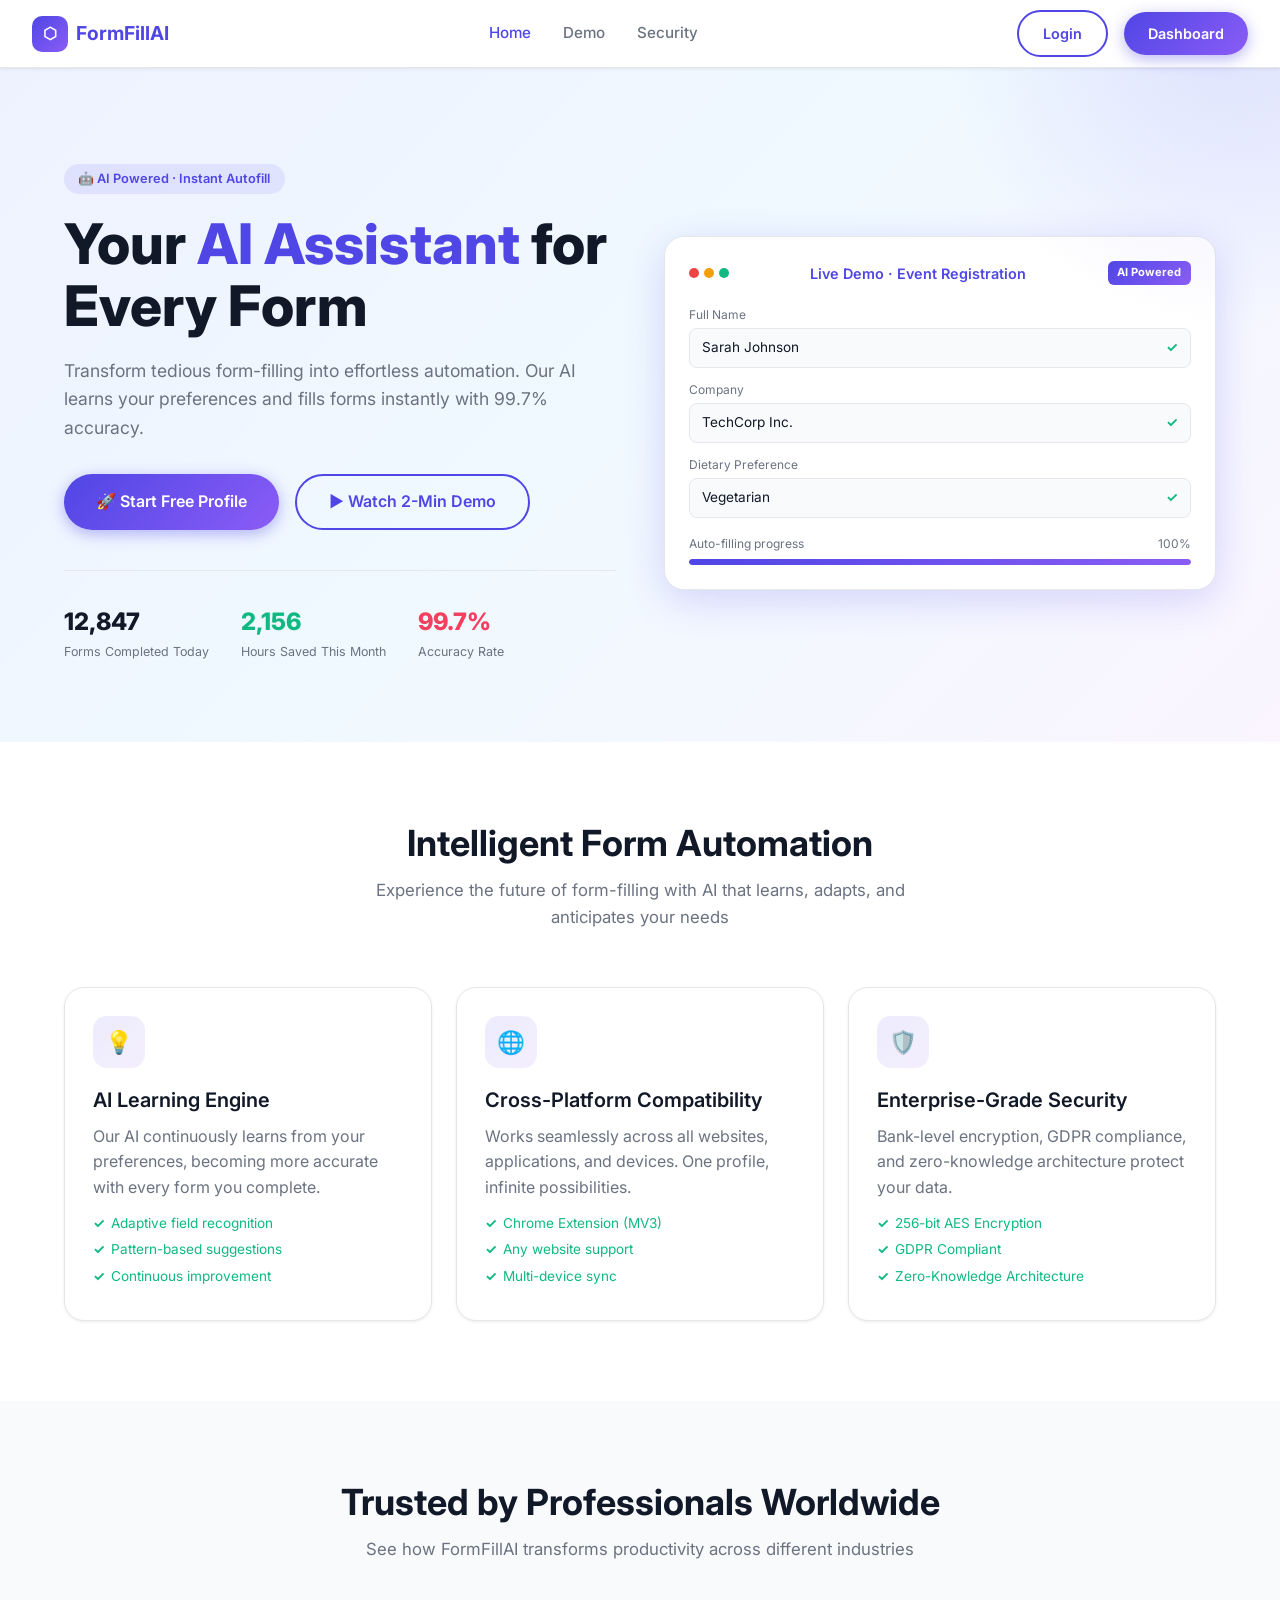
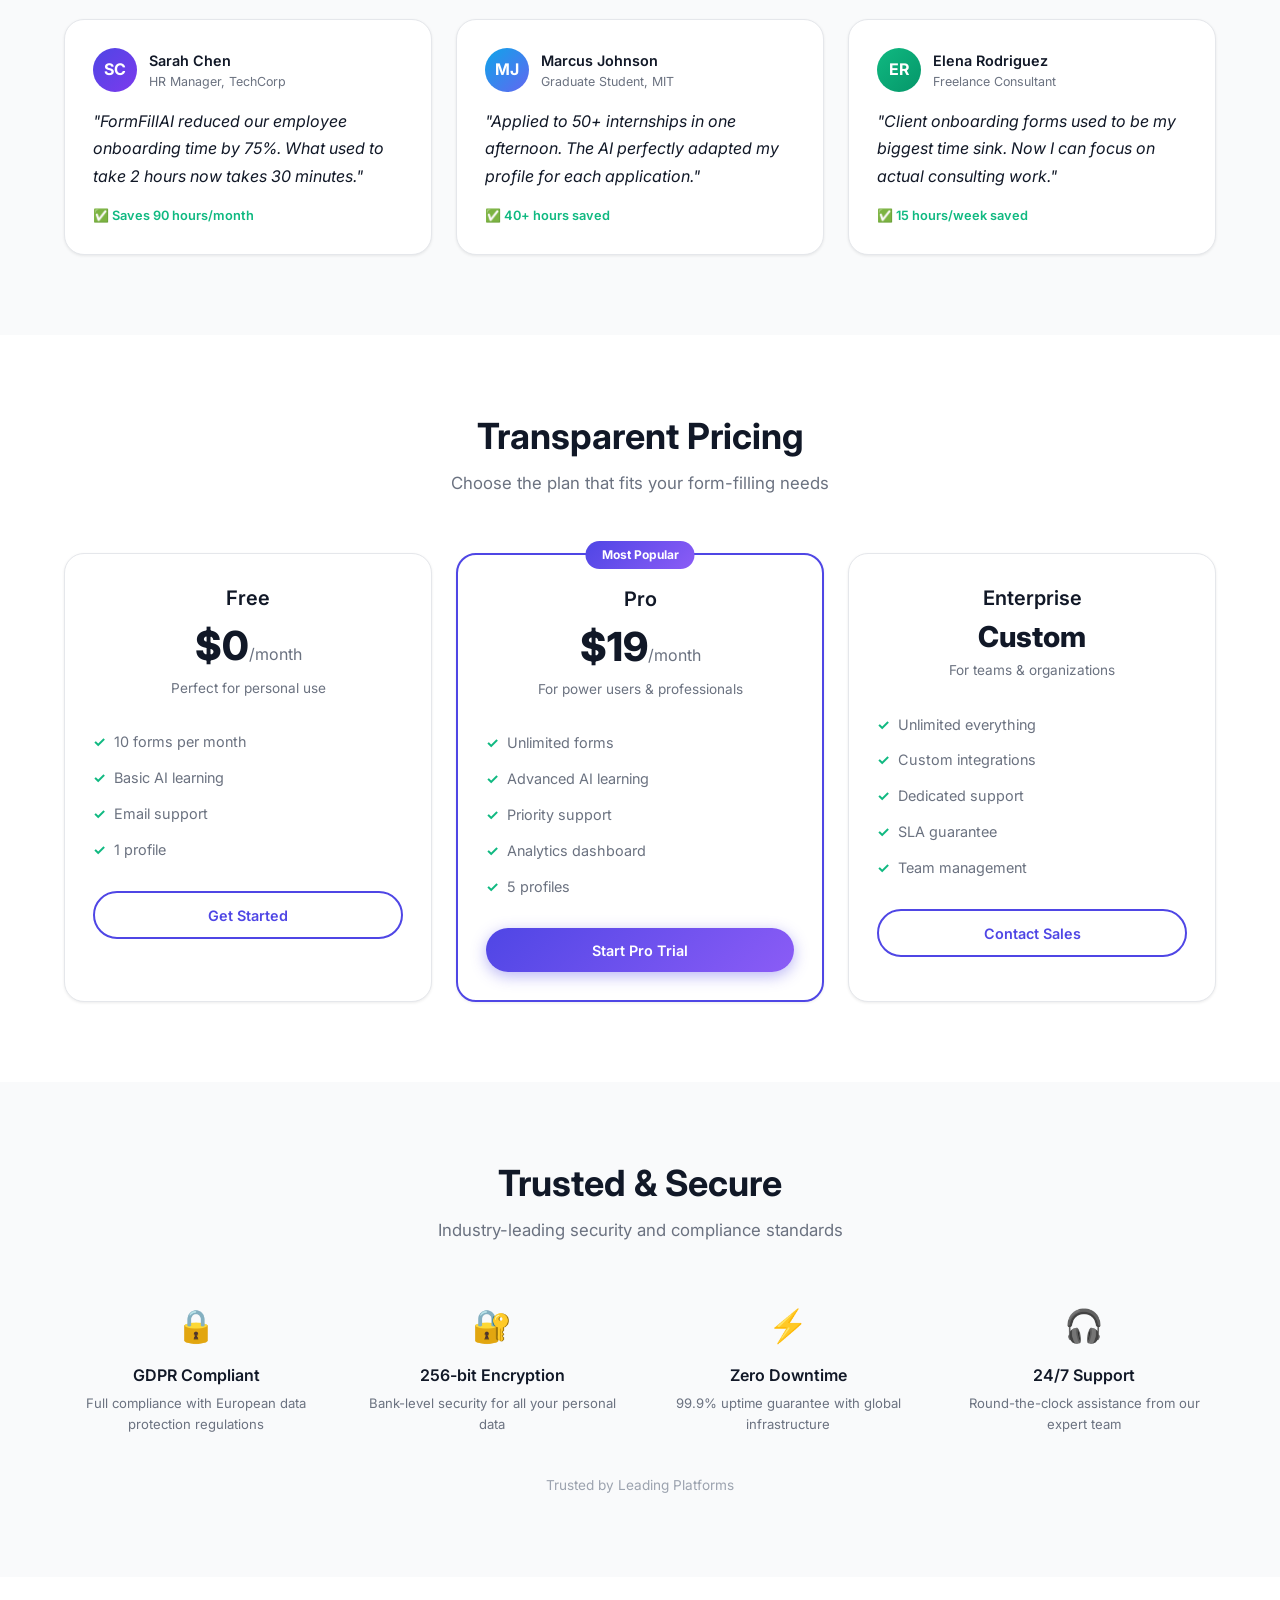
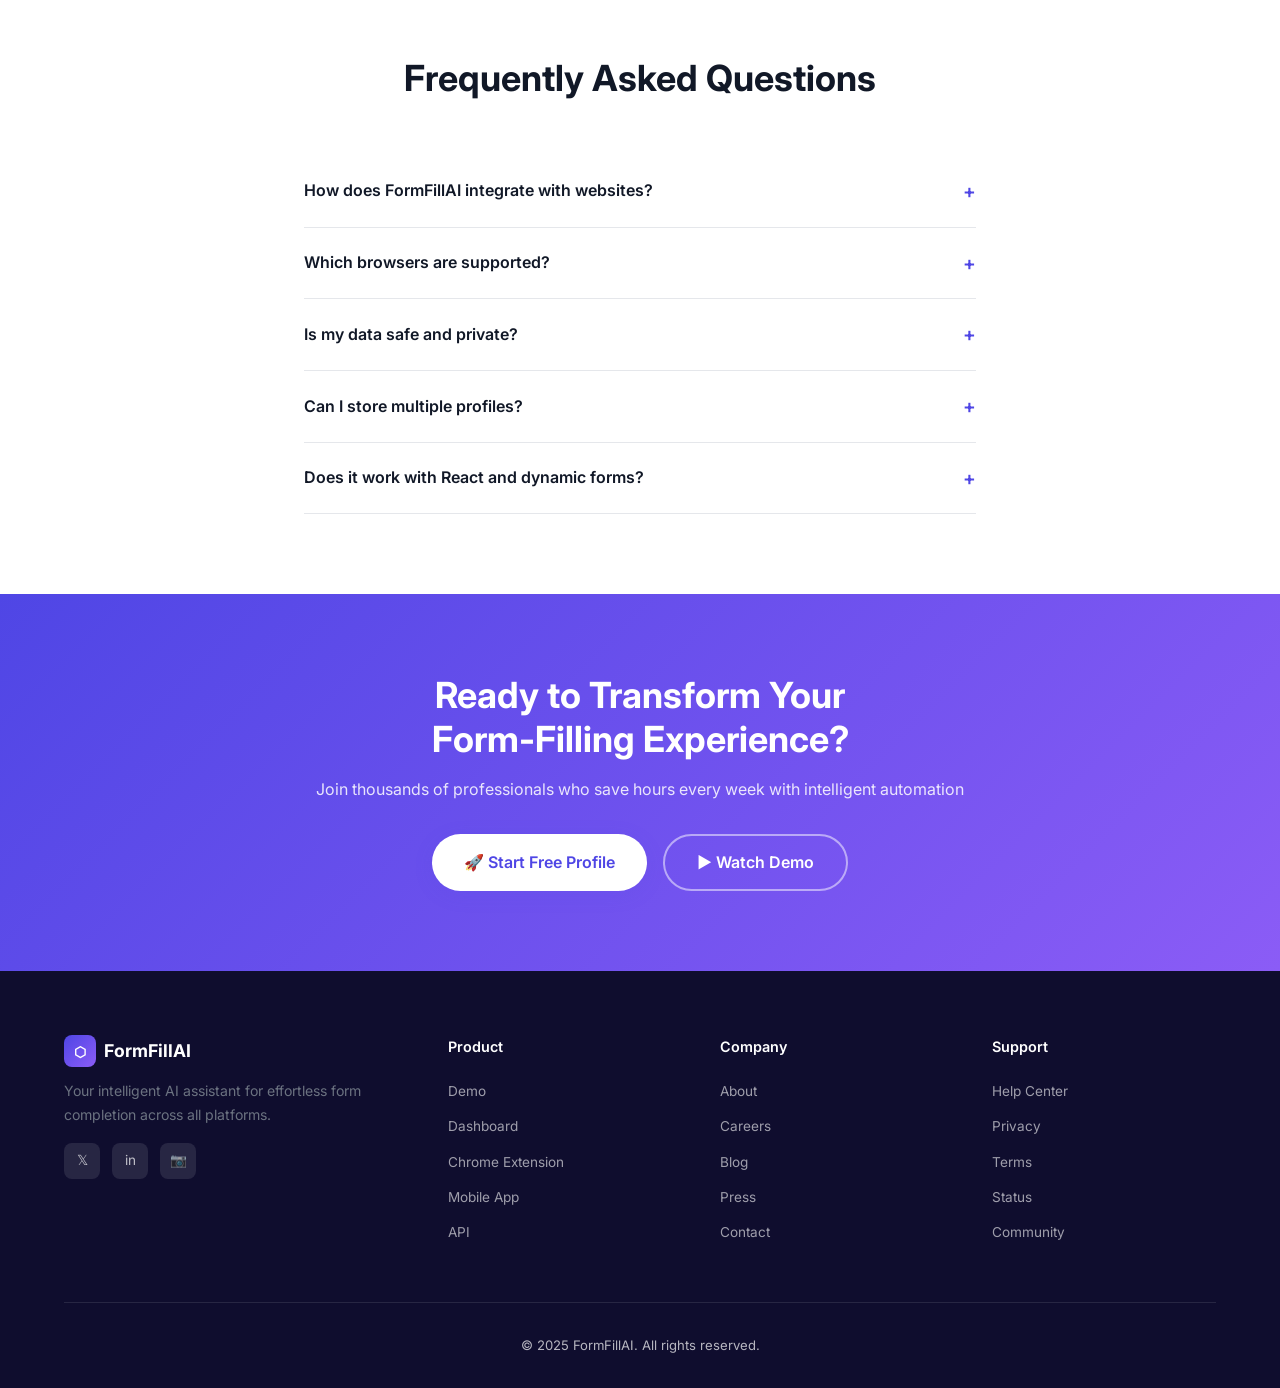
<file: website/index.html>
<!DOCTYPE html>
<html lang="en">
<head>
  <meta charset="UTF-8"/>
  <meta name="viewport" content="width=device-width, initial-scale=1.0"/>
  <title>FormFillAI — Your AI Assistant for Every Form</title>
  <meta name="description" content="FormFillAI automates form filling with AI. Store your profiles securely in the cloud and autofill any online form instantly with our Chrome extension."/>
  <link rel="stylesheet" href="css/style.css"/>
  <style>
    .faq-item { border-bottom: 1px solid var(--border); }
    .faq-question { display: flex; justify-content: space-between; align-items: center; padding: 1.25rem 0; cursor: pointer; font-weight: 600; }
    .faq-answer { padding-bottom: 1.25rem; font-size: 0.92rem; color: var(--text-muted); display: none; }
    .faq-item.open .faq-answer { display: block; }
    .faq-icon { transition: var(--transition); font-size: 1.2rem; color: var(--primary); }
    .faq-item.open .faq-icon { transform: rotate(45deg); }
  </style>
</head>
<body>
  <!-- NAVBAR -->
  <nav class="navbar">
    <div class="navbar-brand">
      <div class="logo-icon">⬡</div>
      FormFillAI
    </div>
    <div class="navbar-links">
      <a href="index.html" class="active">Home</a>
      <a href="demo.html">Demo</a>
      <a href="security.html">Security</a>
    </div>
    <div class="navbar-cta">
      <a href="login.html" class="btn btn-secondary">Login</a>
      <a href="dashboard.html" class="btn btn-primary">Dashboard</a>
    </div>
  </nav>

  <!-- HERO -->
  <section class="hero">
    <div class="container">
      <div class="hero-content">
        <div class="hero-text">
          <div class="hero-badge">🤖 AI Powered · Instant Autofill</div>
          <h1>Your <span>AI Assistant</span> for Every Form</h1>
          <p>Transform tedious form-filling into effortless automation. Our AI learns your preferences and fills forms instantly with 99.7% accuracy.</p>
          <div class="hero-buttons">
            <a href="login.html" class="btn btn-primary btn-lg">🚀 Start Free Profile</a>
            <a href="demo.html" class="btn btn-secondary btn-lg">▶ Watch 2-Min Demo</a>
          </div>
          <div class="hero-stats">
            <div class="stat-item"><div class="stat-num">12,847</div><div class="stat-label">Forms Completed Today</div></div>
            <div class="stat-item"><div class="stat-num green">2,156</div><div class="stat-label">Hours Saved This Month</div></div>
            <div class="stat-item"><div class="stat-num red">99.7%</div><div class="stat-label">Accuracy Rate</div></div>
          </div>
        </div>
        <div class="hero-widget">
          <div class="demo-widget">
            <div class="demo-widget-header">
              <div class="dot-row"><div class="dot red"></div><div class="dot yellow"></div><div class="dot green"></div></div>
              <h4>Live Demo · Event Registration</h4>
              <div class="ai-badge">AI Powered</div>
            </div>
            <div class="demo-field">
              <div class="demo-field-label">Full Name</div>
              <div class="demo-field-value">Sarah Johnson <span class="check">✓</span></div>
            </div>
            <div class="demo-field">
              <div class="demo-field-label">Company</div>
              <div class="demo-field-value">TechCorp Inc. <span class="check">✓</span></div>
            </div>
            <div class="demo-field">
              <div class="demo-field-label">Dietary Preference</div>
              <div class="demo-field-value">Vegetarian <span class="check">✓</span></div>
            </div>
            <div class="demo-progress">
              <div style="display:flex;justify-content:space-between;font-size:0.75rem;color:var(--text-muted);"><span>Auto-filling progress</span><span>100%</span></div>
              <div class="demo-progress-bar"><div class="demo-progress-fill"></div></div>
            </div>
          </div>
        </div>
      </div>
    </div>
  </section>

  <!-- FEATURES -->
  <section class="section">
    <div class="container">
      <div class="section-header">
        <h2>Intelligent Form Automation</h2>
        <p>Experience the future of form-filling with AI that learns, adapts, and anticipates your needs</p>
      </div>
      <div class="grid-3">
        <div class="card feature-card">
          <div class="feature-icon">💡</div>
          <h3>AI Learning Engine</h3>
          <p>Our AI continuously learns from your preferences, becoming more accurate with every form you complete.</p>
          <ul class="feature-check">
            <li>Adaptive field recognition</li>
            <li>Pattern-based suggestions</li>
            <li>Continuous improvement</li>
          </ul>
        </div>
        <div class="card feature-card">
          <div class="feature-icon">🌐</div>
          <h3>Cross-Platform Compatibility</h3>
          <p>Works seamlessly across all websites, applications, and devices. One profile, infinite possibilities.</p>
          <ul class="feature-check">
            <li>Chrome Extension (MV3)</li>
            <li>Any website support</li>
            <li>Multi-device sync</li>
          </ul>
        </div>
        <div class="card feature-card">
          <div class="feature-icon">🛡️</div>
          <h3>Enterprise-Grade Security</h3>
          <p>Bank-level encryption, GDPR compliance, and zero-knowledge architecture protect your data.</p>
          <ul class="feature-check">
            <li>256-bit AES Encryption</li>
            <li>GDPR Compliant</li>
            <li>Zero-Knowledge Architecture</li>
          </ul>
        </div>
      </div>
    </div>
  </section>

  <!-- TESTIMONIALS -->
  <section class="section section-alt">
    <div class="container">
      <div class="section-header">
        <h2>Trusted by Professionals Worldwide</h2>
        <p>See how FormFillAI transforms productivity across different industries</p>
      </div>
      <div class="grid-3">
        <div class="card testimonial-card">
          <div class="testimonial-author">
            <div class="author-avatar" style="background:linear-gradient(135deg,#4F46E5,#7C3AED)">SC</div>
            <div class="author-info"><div class="name">Sarah Chen</div><div class="role">HR Manager, TechCorp</div></div>
          </div>
          <blockquote>"FormFillAI reduced our employee onboarding time by 75%. What used to take 2 hours now takes 30 minutes."</blockquote>
          <div class="savings-badge">✅ Saves 90 hours/month</div>
        </div>
        <div class="card testimonial-card">
          <div class="testimonial-author">
            <div class="author-avatar" style="background:linear-gradient(135deg,#0EA5E9,#6366F1)">MJ</div>
            <div class="author-info"><div class="name">Marcus Johnson</div><div class="role">Graduate Student, MIT</div></div>
          </div>
          <blockquote>"Applied to 50+ internships in one afternoon. The AI perfectly adapted my profile for each application."</blockquote>
          <div class="savings-badge">✅ 40+ hours saved</div>
        </div>
        <div class="card testimonial-card">
          <div class="testimonial-author">
            <div class="author-avatar" style="background:linear-gradient(135deg,#10B981,#059669)">ER</div>
            <div class="author-info"><div class="name">Elena Rodriguez</div><div class="role">Freelance Consultant</div></div>
          </div>
          <blockquote>"Client onboarding forms used to be my biggest time sink. Now I can focus on actual consulting work."</blockquote>
          <div class="savings-badge">✅ 15 hours/week saved</div>
        </div>
      </div>
    </div>
  </section>

  <!-- PRICING -->
  <section class="section">
    <div class="container">
      <div class="section-header">
        <h2>Transparent Pricing</h2>
        <p>Choose the plan that fits your form-filling needs</p>
      </div>
      <div class="grid-3">
        <div class="card pricing-card">
          <h3>Free</h3>
          <div class="price-amount">$0<span>/month</span></div>
          <div class="price-label">Perfect for personal use</div>
          <ul class="price-features">
            <li>10 forms per month</li>
            <li>Basic AI learning</li>
            <li>Email support</li>
            <li>1 profile</li>
          </ul>
          <a href="login.html" class="btn btn-secondary">Get Started</a>
        </div>
        <div class="card pricing-card popular">
          <div class="popular-badge">Most Popular</div>
          <h3>Pro</h3>
          <div class="price-amount">$19<span>/month</span></div>
          <div class="price-label">For power users & professionals</div>
          <ul class="price-features">
            <li>Unlimited forms</li>
            <li>Advanced AI learning</li>
            <li>Priority support</li>
            <li>Analytics dashboard</li>
            <li>5 profiles</li>
          </ul>
          <a href="login.html" class="btn btn-primary">Start Pro Trial</a>
        </div>
        <div class="card pricing-card">
          <h3>Enterprise</h3>
          <div class="price-amount" style="font-size:1.8rem">Custom</div>
          <div class="price-label">For teams & organizations</div>
          <ul class="price-features">
            <li>Unlimited everything</li>
            <li>Custom integrations</li>
            <li>Dedicated support</li>
            <li>SLA guarantee</li>
            <li>Team management</li>
          </ul>
          <a href="mailto:enterprise@formfillai.com" class="btn btn-secondary">Contact Sales</a>
        </div>
      </div>
    </div>
  </section>

  <!-- TRUST BADGES -->
  <section class="section section-alt">
    <div class="container">
      <div class="section-header"><h2>Trusted &amp; Secure</h2><p>Industry-leading security and compliance standards</p></div>
      <div class="trust-grid">
        <div class="trust-item"><div class="trust-icon">🔒</div><h4>GDPR Compliant</h4><p>Full compliance with European data protection regulations</p></div>
        <div class="trust-item"><div class="trust-icon">🔐</div><h4>256-bit Encryption</h4><p>Bank-level security for all your personal data</p></div>
        <div class="trust-item"><div class="trust-icon">⚡</div><h4>Zero Downtime</h4><p>99.9% uptime guarantee with global infrastructure</p></div>
        <div class="trust-item"><div class="trust-icon">🎧</div><h4>24/7 Support</h4><p>Round-the-clock assistance from our expert team</p></div>
      </div>
      <p style="text-align:center;margin-top:2.5rem;font-size:0.85rem;color:var(--text-light)">Trusted by Leading Platforms</p>
    </div>
  </section>

  <!-- FAQ -->
  <section class="section">
    <div class="container" style="max-width:720px">
      <div class="section-header"><h2>Frequently Asked Questions</h2></div>
      <div class="faq-list">
        <div class="faq-item">
          <div class="faq-question">How does FormFillAI integrate with websites? <span class="faq-icon">+</span></div>
          <div class="faq-answer">Our Chrome Extension detects form fields on any webpage using smart AI-powered field mapping. When you click "Autofill," it instantly maps your stored profile data to the corresponding fields, regardless of how the form is labeled.</div>
        </div>
        <div class="faq-item">
          <div class="faq-question">Which browsers are supported? <span class="faq-icon">+</span></div>
          <div class="faq-answer">Currently, FormFillAI supports Google Chrome and all Chromium-based browsers (Edge, Brave, etc.). Firefox and Safari support is on our roadmap.</div>
        </div>
        <div class="faq-item">
          <div class="faq-question">Is my data safe and private? <span class="faq-icon">+</span></div>
          <div class="faq-answer">Absolutely. Your data is encrypted in transit and at rest using 256-bit AES encryption. Each user's data is completely isolated — only you can access your profiles, enforced by Firebase Security Rules.</div>
        </div>
        <div class="faq-item">
          <div class="faq-question">Can I store multiple profiles? <span class="faq-icon">+</span></div>
          <div class="faq-answer">Yes! You can create multiple profiles (e.g., personal, professional, banking) and switch between them in the extension before autofilling.</div>
        </div>
        <div class="faq-item">
          <div class="faq-question">Does it work with React and dynamic forms? <span class="faq-icon">+</span></div>
          <div class="faq-answer">Yes. Our content script fires both native input events and React synthetic events to ensure compatibility with dynamically rendered forms built with React, Angular, Vue, and other frameworks.</div>
        </div>
      </div>
    </div>
  </section>

  <!-- CTA -->
  <section class="cta-banner">
    <div class="container">
      <h2>Ready to Transform Your<br>Form-Filling Experience?</h2>
      <p>Join thousands of professionals who save hours every week with intelligent automation</p>
      <div class="cta-buttons">
        <a href="login.html" class="btn btn-white btn-lg">🚀 Start Free Profile</a>
        <a href="demo.html" class="btn btn-outline-white btn-lg">▶ Watch Demo</a>
      </div>
    </div>
  </section>

  <!-- FOOTER -->
  <footer class="footer">
    <div class="container">
      <div class="footer-grid">
        <div class="footer-brand">
          <div class="logo"><div class="logo-icon" style="width:32px;height:32px;border-radius:8px;display:flex;align-items:center;justify-content:center;background:linear-gradient(135deg,#4F46E5,#8B5CF6);color:white;font-size:0.9rem">⬡</div> FormFillAI</div>
          <p>Your intelligent AI assistant for effortless form completion across all platforms.</p>
          <div class="footer-social">
            <a class="social-btn" href="#">𝕏</a>
            <a class="social-btn" href="#">in</a>
            <a class="social-btn" href="#">📷</a>
          </div>
        </div>
        <div class="footer-col"><h4>Product</h4><ul><li><a href="demo.html">Demo</a></li><li><a href="dashboard.html">Dashboard</a></li><li><a href="#">Chrome Extension</a></li><li><a href="#">Mobile App</a></li><li><a href="#">API</a></li></ul></div>
        <div class="footer-col"><h4>Company</h4><ul><li><a href="#">About</a></li><li><a href="#">Careers</a></li><li><a href="#">Blog</a></li><li><a href="#">Press</a></li><li><a href="#">Contact</a></li></ul></div>
        <div class="footer-col"><h4>Support</h4><ul><li><a href="#">Help Center</a></li><li><a href="security.html">Privacy</a></li><li><a href="#">Terms</a></li><li><a href="#">Status</a></li><li><a href="#">Community</a></li></ul></div>
      </div>
      <div class="footer-bottom">© 2025 FormFillAI. All rights reserved.</div>
    </div>
  </footer>

  <script>
    // FAQ accordion
    document.querySelectorAll('.faq-question').forEach(q => {
      q.addEventListener('click', () => {
        const item = q.parentElement;
        document.querySelectorAll('.faq-item').forEach(i => { if (i !== item) i.classList.remove('open'); });
        item.classList.toggle('open');
      });
    });
  </script>
</body>
</html>
</file>
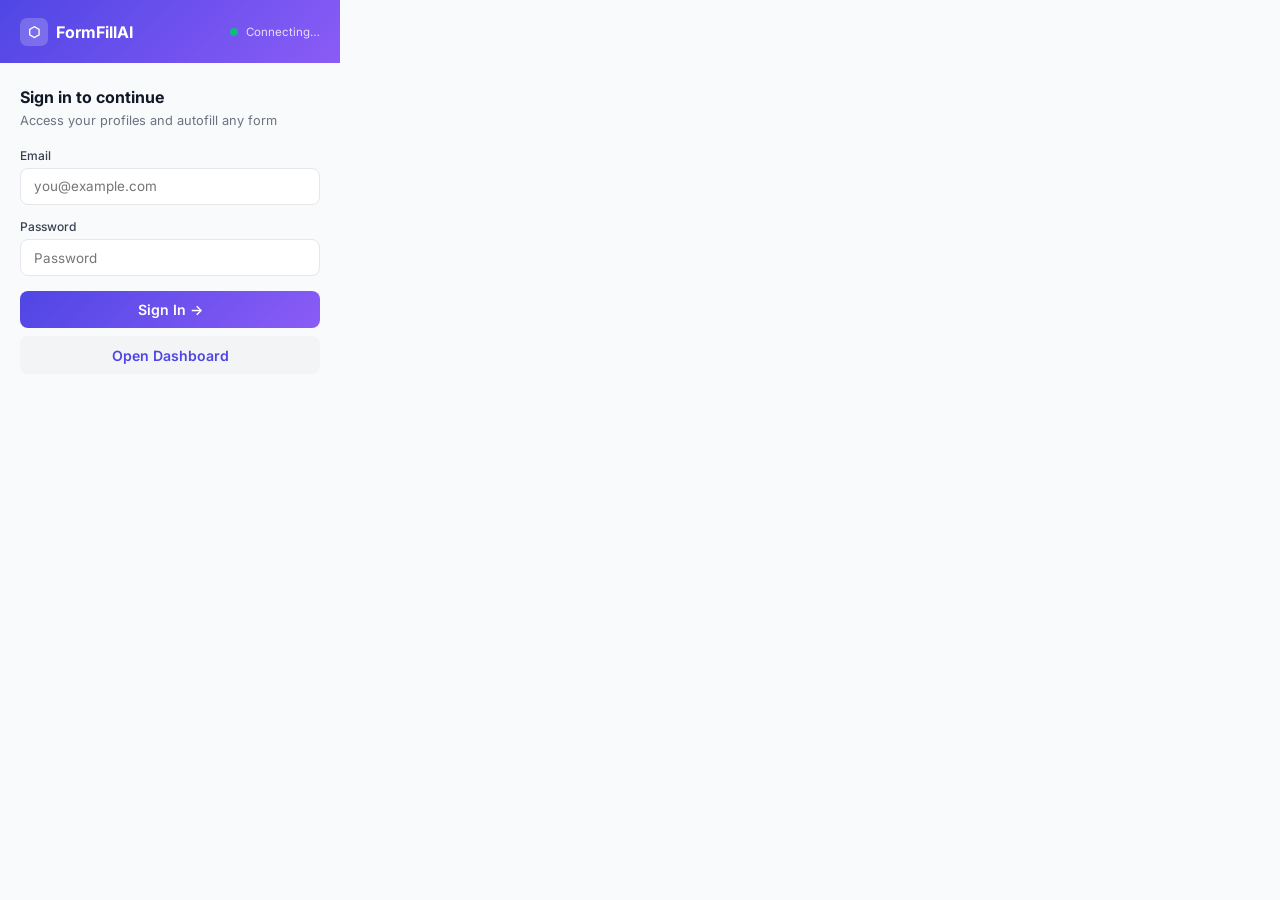
<file: extension/popup.html>
<!DOCTYPE html>
<html lang="en">
<head>
  <meta charset="UTF-8"/>
  <meta name="viewport" content="width=device-width, initial-scale=1.0"/>
  <title>FormFillAI</title>
  <style>
    @import url('https://fonts.googleapis.com/css2?family=Inter:wght@400;500;600;700&display=swap');
    * { box-sizing: border-box; margin: 0; padding: 0; }
    body { font-family: 'Inter', sans-serif; width: 340px; min-height: 420px; background: #f9fafb; color: #111827; }

    .header {
      background: linear-gradient(135deg, #4F46E5, #8B5CF6);
      padding: 1.1rem 1.25rem;
      display: flex; align-items: center; justify-content: space-between;
    }
    .brand { display: flex; align-items: center; gap: 0.5rem; color: white; font-weight: 700; font-size: 1rem; }
    .brand-icon { width: 28px; height: 28px; background: rgba(255,255,255,0.2); border-radius: 7px; display: flex; align-items: center; justify-content: center; font-size: 0.85rem; }
    .header-right { display: flex; align-items: center; gap: 0.5rem; }
    .status-dot { width: 8px; height: 8px; border-radius: 50%; background: #10B981; }
    .status-dot.offline { background: #EF4444; }

    .login-view { padding: 1.5rem 1.25rem; }
    .login-view h3 { font-size: 1rem; margin-bottom: 0.35rem; }
    .login-view p { font-size: 0.8rem; color: #6B7280; margin-bottom: 1.25rem; }
    .form-group { margin-bottom: 0.9rem; }
    .form-label { display: block; font-size: 0.75rem; font-weight: 500; color: #374151; margin-bottom: 0.3rem; }
    .form-input { width: 100%; padding: 0.6rem 0.8rem; border: 1.5px solid #E5E7EB; border-radius: 8px; font-size: 0.84rem; font-family: 'Inter', sans-serif; outline: none; transition: border-color 0.2s; }
    .form-input:focus { border-color: #4F46E5; box-shadow: 0 0 0 3px rgba(79,70,229,0.1); }
    .btn { width: 100%; padding: 0.65rem; border: none; border-radius: 8px; font-weight: 600; font-size: 0.88rem; cursor: pointer; font-family: 'Inter', sans-serif; transition: all 0.2s; }
    .btn-primary { background: linear-gradient(135deg, #4F46E5, #8B5CF6); color: white; }
    .btn-primary:hover { opacity: 0.9; transform: translateY(-1px); }
    .btn-secondary { background: #F3F4F6; color: #4F46E5; margin-top: 0.5rem; }
    .alert { padding: 0.55rem 0.75rem; border-radius: 7px; font-size: 0.78rem; margin-bottom: 0.75rem; }
    .alert-error { background: rgba(244,63,94,0.1); color: #BE123C; border: 1px solid rgba(244,63,94,0.2); }
    .alert-success { background: rgba(16,185,129,0.1); color: #065F46; border: 1px solid rgba(16,185,129,0.2); }

    .main-view { display: none; }
    .user-info { padding: 1rem 1.25rem; background: white; border-bottom: 1px solid #E5E7EB; display: flex; align-items: center; gap: 0.75rem; }
    .user-avatar { width: 36px; height: 36px; border-radius: 50%; background: linear-gradient(135deg, #4F46E5, #8B5CF6); display: flex; align-items: center; justify-content: center; color: white; font-weight: 700; font-size: 0.85rem; flex-shrink: 0; }
    .user-name { font-weight: 600; font-size: 0.88rem; }
    .user-email { font-size: 0.74rem; color: #6B7280; }
    .logout-btn { margin-left: auto; background: none; border: none; cursor: pointer; color: #6B7280; font-size: 0.8rem; padding: 0.3rem 0.5rem; border-radius: 6px; transition: all 0.2s; font-family: 'Inter', sans-serif; }
    .logout-btn:hover { background: #F3F4F6; color: #EF4444; }

    .section { padding: 1rem 1.25rem; }
    .section-label { font-size: 0.7rem; font-weight: 700; text-transform: uppercase; letter-spacing: 0.06em; color: #9CA3AF; margin-bottom: 0.6rem; }
    .profile-select { width: 100%; padding: 0.6rem 0.8rem; border: 1.5px solid #E5E7EB; border-radius: 8px; font-size: 0.84rem; font-family: 'Inter', sans-serif; background: white; appearance: none; background-image: url("data:image/svg+xml,%3Csvg xmlns='http://www.w3.org/2000/svg' width='12' height='12' viewBox='0 0 12 12'%3E%3Cpath fill='%236B7280' d='M6 8L1 3h10z'/%3E%3C/svg%3E"); background-repeat: no-repeat; background-position: right 0.8rem center; cursor: pointer; outline: none; }
    .profile-select:focus { border-color: #4F46E5; }
    .profile-preview { margin-top: 0.75rem; background: white; border: 1px solid #E5E7EB; border-radius: 8px; overflow: hidden; }
    .preview-row { display: flex; justify-content: space-between; padding: 0.45rem 0.75rem; font-size: 0.78rem; border-bottom: 1px solid #F3F4F6; }
    .preview-row:last-child { border-bottom: none; }
    .preview-key { color: #6B7280; }
    .preview-val { font-weight: 500; color: #111827; text-align: right; max-width: 160px; overflow: hidden; text-overflow: ellipsis; white-space: nowrap; }

    .autofill-section { padding: 0 1.25rem 1.25rem; }
    .autofill-btn {
      width: 100%; padding: 0.9rem; border: none; border-radius: 10px;
      background: linear-gradient(135deg, #4F46E5, #8B5CF6);
      color: white; font-weight: 700; font-size: 1rem;
      cursor: pointer; font-family: 'Inter', sans-serif;
      box-shadow: 0 4px 15px rgba(79,70,229,0.4);
      transition: all 0.25s; display: flex; align-items: center; justify-content: center; gap: 0.5rem;
    }
    .autofill-btn:hover { transform: translateY(-2px); box-shadow: 0 8px 20px rgba(79,70,229,0.5); }
    .autofill-btn:disabled { opacity: 0.6; cursor: not-allowed; transform: none; }
    .autofill-result { margin-top: 0.75rem; font-size: 0.8rem; text-align: center; font-weight: 500; padding: 0.5rem; border-radius: 7px; display: none; }
    .autofill-result.success { background: rgba(16,185,129,0.1); color: #065F46; }
    .autofill-result.error { background: rgba(244,63,94,0.1); color: #BE123C; }

    .loader { display: inline-block; width: 16px; height: 16px; border: 2px solid rgba(255,255,255,0.3); border-top-color: white; border-radius: 50%; animation: spin 0.7s linear infinite; }
    @keyframes spin { to { transform: rotate(360deg); } }

    .ext-footer { padding: 0.75rem 1.25rem; border-top: 1px solid #E5E7EB; display: flex; align-items: center; justify-content: space-between; background: white; }
    .ext-footer a { font-size: 0.75rem; color: #6B7280; text-decoration: none; cursor: pointer; }
    .ext-footer a:hover { color: #4F46E5; }
    .field-count { font-size: 0.72rem; color: #9CA3AF; }
  </style>
</head>
<body>
  <!-- HEADER -->
  <div class="header">
    <div class="brand">
      <div class="brand-icon">⬡</div>
      FormFillAI
    </div>
    <div class="header-right">
      <div class="status-dot" id="status-dot"></div>
      <span style="font-size:0.72rem;color:rgba(255,255,255,0.8)" id="status-text">Connecting…</span>
    </div>
  </div>

  <!-- LOGIN VIEW -->
  <div class="login-view" id="login-view">
    <h3>Sign in to continue</h3>
    <p>Access your profiles and autofill any form</p>
    <div id="login-alert" style="display:none"></div>
    <form id="login-form">
      <div class="form-group">
        <label class="form-label">Email</label>
        <input type="email" id="ext-email" class="form-input" placeholder="you@example.com" required/>
      </div>
      <div class="form-group">
        <label class="form-label">Password</label>
        <input type="password" id="ext-password" class="form-input" placeholder="Password" required/>
      </div>
      <button type="submit" class="btn btn-primary" id="login-btn">Sign In →</button>
    </form>
    <button type="button" class="btn btn-secondary" id="open-dashboard-btn">Open Dashboard</button>
  </div>

  <!-- MAIN VIEW -->
  <div class="main-view" id="main-view">
    <div class="user-info">
      <div class="user-avatar" id="ext-avatar">?</div>
      <div>
        <div class="user-name" id="ext-name">Loading…</div>
        <div class="user-email" id="ext-email-display"></div>
      </div>
      <button type="button" class="logout-btn" id="logout-btn">Sign Out</button>
    </div>

    <div class="section">
      <div class="section-label">Select Profile</div>
      <select class="profile-select" id="profile-select">
        <option value="">Loading profiles…</option>
      </select>
      <div class="profile-preview" id="profile-preview" style="display:none"></div>
    </div>

    <div class="autofill-section">
      <button type="button" class="autofill-btn" id="autofill-btn" disabled>
        🤖 Autofill This Page
      </button>
      <div class="autofill-result" id="autofill-result"></div>
    </div>

    <div class="ext-footer">
      <a id="manage-profiles-link">⚙ Manage Profiles</a>
      <span class="field-count" id="field-count"></span>
    </div>
  </div>

  <script src="popup.js"></script>
</body>
</html>
</file>
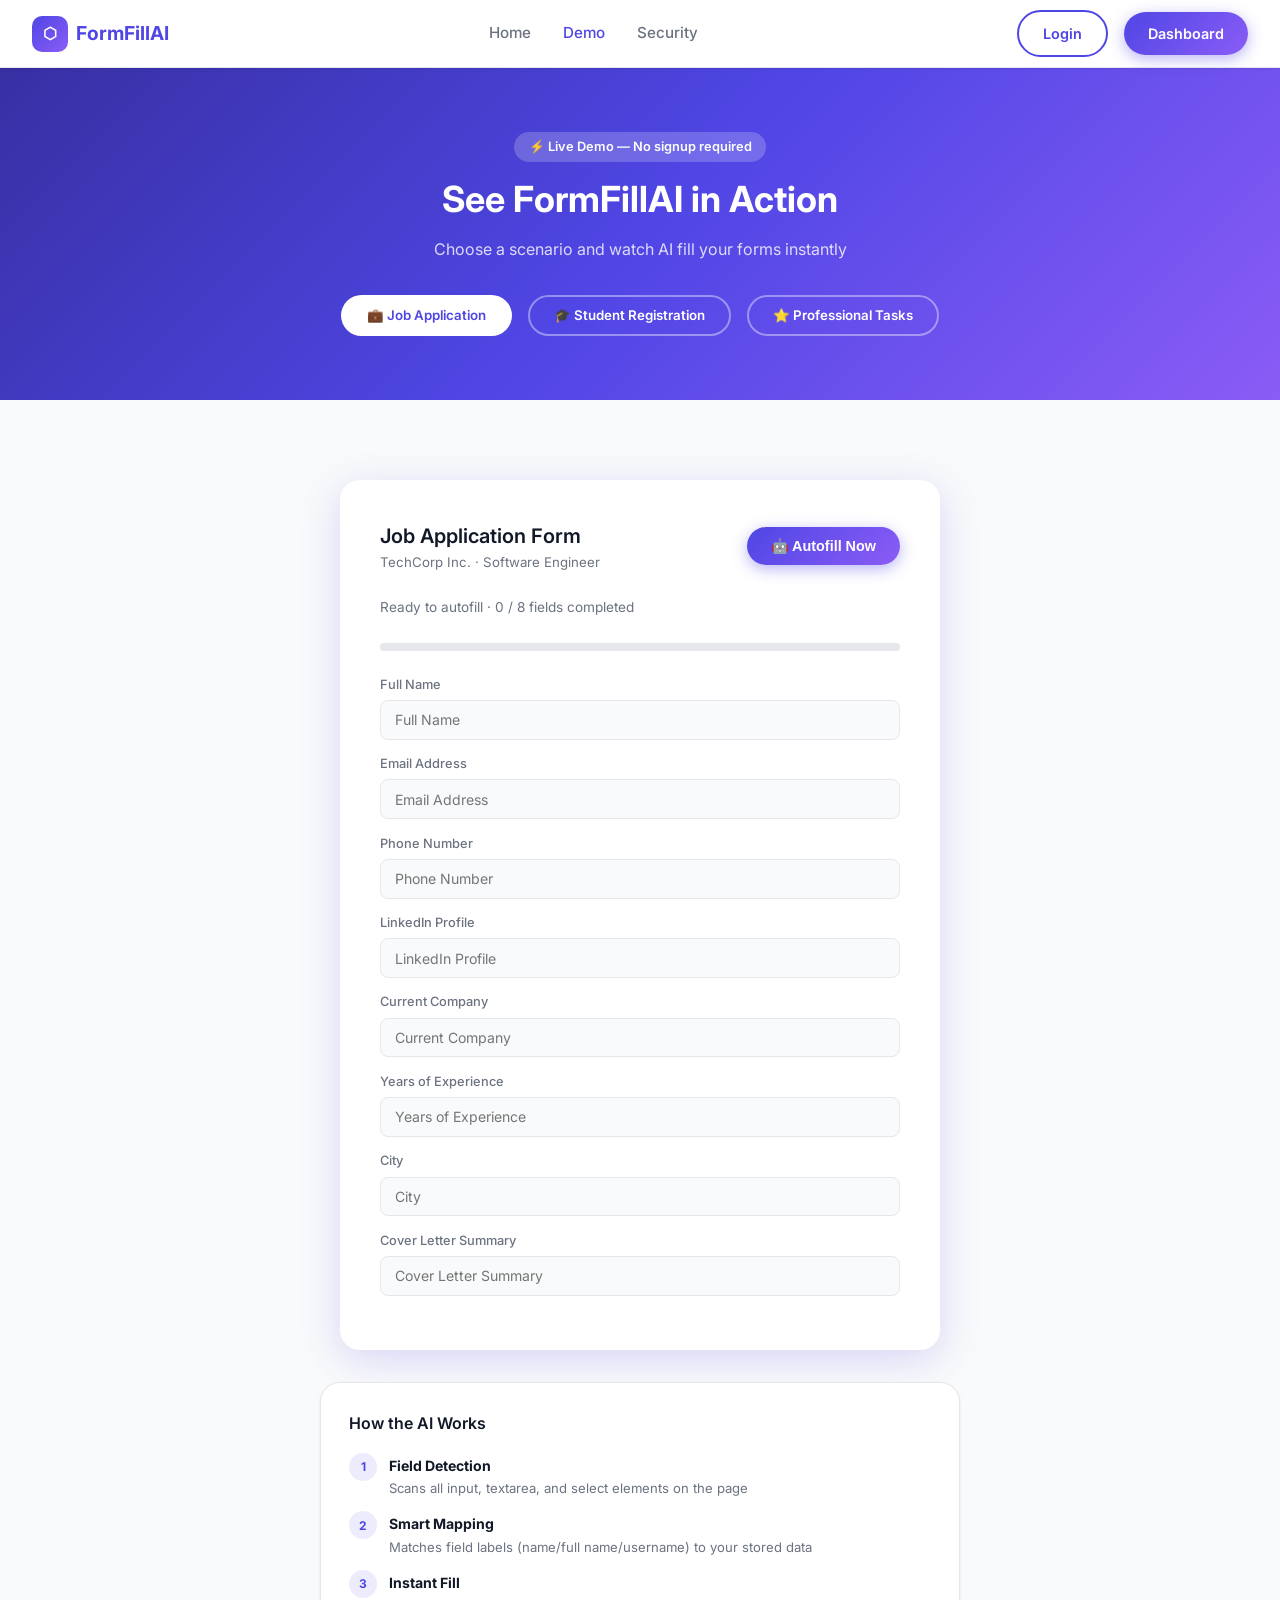
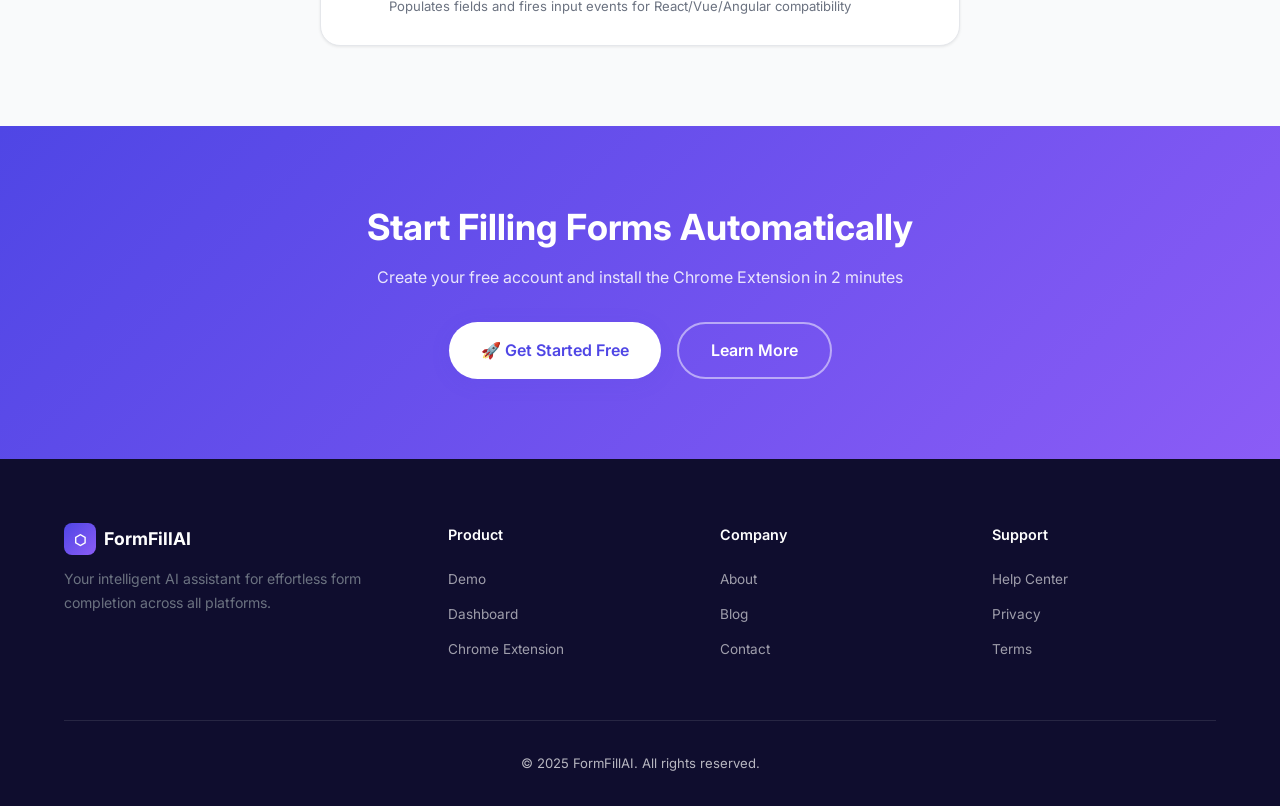
<file: website/demo.html>
<!DOCTYPE html>
<html lang="en">
<head>
  <meta charset="UTF-8"/>
  <meta name="viewport" content="width=device-width, initial-scale=1.0"/>
  <title>FormFillAI — Interactive Demo</title>
  <meta name="description" content="See FormFillAI in action. Watch how AI fills forms in seconds across different scenarios."/>
  <link rel="stylesheet" href="css/style.css"/>
  <style>
    .demo-input {
      width: 100%; padding: 0.65rem 0.9rem;
      border: 1.5px solid var(--border); border-radius: 8px;
      font-size: 0.88rem; font-family: 'Inter', sans-serif;
      background: var(--bg-alt); color: var(--text); transition: var(--transition);
    }
    .demo-input.filled { border-color: var(--success); background: rgba(16,185,129,0.05); color: var(--success); font-weight: 500; }
    .demo-field-group { margin-bottom: 0.9rem; }
    .demo-field-group label { font-size: 0.8rem; font-weight: 500; color: var(--text-muted); display: block; margin-bottom: 0.3rem; }
    .fill-progress { height: 8px; background: var(--border); border-radius: 4px; margin: 1.5rem 0; overflow: hidden; }
    .fill-bar { height: 100%; background: linear-gradient(90deg, var(--primary), var(--accent)); border-radius: 4px; width: 0%; transition: width 0.3s ease; }
    .fill-status { font-size: 0.85rem; color: var(--text-muted); margin-bottom: 0.5rem; }
  </style>
</head>
<body>
  <!-- NAVBAR -->
  <nav class="navbar">
    <a class="navbar-brand" href="index.html"><div class="logo-icon">⬡</div>FormFillAI</a>
    <div class="navbar-links">
      <a href="index.html">Home</a>
      <a href="demo.html" class="active">Demo</a>
      <a href="security.html">Security</a>
    </div>
    <div class="navbar-cta">
      <a href="login.html" class="btn btn-secondary">Login</a>
      <a href="dashboard.html" class="btn btn-primary">Dashboard</a>
    </div>
  </nav>

  <!-- DEMO HERO -->
  <section class="demo-hero">
    <div class="container">
      <div class="hero-badge" style="background:rgba(255,255,255,0.2);color:white;margin-bottom:1rem">⚡ Live Demo — No signup required</div>
      <h2>See FormFillAI in Action</h2>
      <p style="margin:1rem 0">Choose a scenario and watch AI fill your forms instantly</p>
      <div class="scenario-btns">
        <button class="scenario-btn active" onclick="selectScenario('job', this)">💼 Job Application</button>
        <button class="scenario-btn" onclick="selectScenario('student', this)">🎓 Student Registration</button>
        <button class="scenario-btn" onclick="selectScenario('pro', this)">⭐ Professional Tasks</button>
      </div>
    </div>
  </section>

  <!-- DEMO AREA -->
  <section class="section section-alt">
    <div class="container">
      <div style="max-width:640px;margin:0 auto">
        <!-- Form -->
        <div class="demo-form-container" id="demo-form-area">
          <div style="display:flex;align-items:center;justify-content:space-between;margin-bottom:1.5rem">
            <div>
              <h3 id="demo-form-title">Job Application Form</h3>
              <p style="font-size:0.83rem" id="demo-form-sub">TechCorp Inc. · Software Engineer</p>
            </div>
            <button class="btn btn-primary" onclick="runDemo()" id="fill-btn">🤖 Autofill Now</button>
          </div>

          <div class="fill-status" id="fill-status">Ready to autofill · <span id="field-count">0</span> / <span id="field-total">8</span> fields completed</div>
          <div class="fill-progress"><div class="fill-bar" id="fill-bar"></div></div>

          <div id="demo-fields"></div>

          <div id="demo-result" class="demo-result">
            <div style="font-size:3rem;margin-bottom:0.75rem">🎉</div>
            <h2 style="color:white;margin-bottom:0.5rem">Demo Complete!</h2>
            <p style="color:rgba(255,255,255,0.8)">See how FormFillAI transformed your form-filling experience</p>
            <div class="result-stats">
              <div class="result-stat"><div class="val" id="time-saved">5:24</div><div class="lbl">Time Saved</div></div>
              <div class="result-stat"><div class="val">99.7%</div><div class="lbl">Accuracy Rate</div></div>
              <div class="result-stat"><div class="val" id="fields-done">8/8</div><div class="lbl">Fields Completed</div></div>
            </div>
            <div style="display:flex;gap:1rem;justify-content:center;flex-wrap:wrap">
              <a href="login.html" class="btn btn-white">Create Account with Demo Data</a>
              <button class="btn btn-outline-white" onclick="resetDemo()">Try Another Scenario</button>
            </div>
          </div>
        </div>

        <!-- How it works -->
        <div class="card" style="margin-top:2rem">
          <h4 style="margin-bottom:1rem">How the AI Works</h4>
          <div style="display:flex;flex-direction:column;gap:0.75rem">
            <div style="display:flex;gap:0.75rem;align-items:flex-start">
              <div style="width:28px;height:28px;background:rgba(79,70,229,0.1);border-radius:50%;display:flex;align-items:center;justify-content:center;font-size:0.75rem;font-weight:700;color:var(--primary);flex-shrink:0">1</div>
              <div><strong style="font-size:0.88rem">Field Detection</strong><p style="font-size:0.82rem">Scans all input, textarea, and select elements on the page</p></div>
            </div>
            <div style="display:flex;gap:0.75rem;align-items:flex-start">
              <div style="width:28px;height:28px;background:rgba(79,70,229,0.1);border-radius:50%;display:flex;align-items:center;justify-content:center;font-size:0.75rem;font-weight:700;color:var(--primary);flex-shrink:0">2</div>
              <div><strong style="font-size:0.88rem">Smart Mapping</strong><p style="font-size:0.82rem">Matches field labels (name/full name/username) to your stored data</p></div>
            </div>
            <div style="display:flex;gap:0.75rem;align-items:flex-start">
              <div style="width:28px;height:28px;background:rgba(79,70,229,0.1);border-radius:50%;display:flex;align-items:center;justify-content:center;font-size:0.75rem;font-weight:700;color:var(--primary);flex-shrink:0">3</div>
              <div><strong style="font-size:0.88rem">Instant Fill</strong><p style="font-size:0.82rem">Populates fields and fires input events for React/Vue/Angular compatibility</p></div>
            </div>
          </div>
        </div>
      </div>
    </div>
  </section>

  <!-- CTA -->
  <section class="cta-banner">
    <div class="container">
      <h2>Start Filling Forms Automatically</h2>
      <p>Create your free account and install the Chrome Extension in 2 minutes</p>
      <div class="cta-buttons">
        <a href="login.html" class="btn btn-white btn-lg">🚀 Get Started Free</a>
        <a href="index.html" class="btn btn-outline-white btn-lg">Learn More</a>
      </div>
    </div>
  </section>

  <!-- FOOTER -->
  <footer class="footer">
    <div class="container">
      <div class="footer-grid">
        <div class="footer-brand">
          <div class="logo"><div class="logo-icon" style="width:32px;height:32px;border-radius:8px;display:flex;align-items:center;justify-content:center;background:linear-gradient(135deg,#4F46E5,#8B5CF6);color:white;font-size:0.9rem">⬡</div> FormFillAI</div>
          <p>Your intelligent AI assistant for effortless form completion across all platforms.</p>
        </div>
        <div class="footer-col"><h4>Product</h4><ul><li><a href="demo.html">Demo</a></li><li><a href="dashboard.html">Dashboard</a></li><li><a href="#">Chrome Extension</a></li></ul></div>
        <div class="footer-col"><h4>Company</h4><ul><li><a href="#">About</a></li><li><a href="#">Blog</a></li><li><a href="#">Contact</a></li></ul></div>
        <div class="footer-col"><h4>Support</h4><ul><li><a href="#">Help Center</a></li><li><a href="security.html">Privacy</a></li><li><a href="#">Terms</a></li></ul></div>
      </div>
      <div class="footer-bottom">© 2025 FormFillAI. All rights reserved.</div>
    </div>
  </footer>

  <script>
    const scenarios = {
      job: {
        title: 'Job Application Form',
        sub: 'TechCorp Inc. · Software Engineer',
        fields: [
          { label: 'Full Name', value: 'Sarah Johnson' },
          { label: 'Email Address', value: 'sarah.johnson@gmail.com' },
          { label: 'Phone Number', value: '+1 (555) 234-5678' },
          { label: 'LinkedIn Profile', value: 'linkedin.com/in/sarahjohnson' },
          { label: 'Current Company', value: 'StartupXYZ' },
          { label: 'Years of Experience', value: '5 years' },
          { label: 'City', value: 'San Francisco, CA' },
          { label: 'Cover Letter Summary', value: 'Passionate software engineer with 5 years in full-stack development...' },
        ]
      },
      student: {
        title: 'Student Registration Form',
        sub: 'MIT Online Learning Platform',
        fields: [
          { label: 'Student Name', value: 'Marcus Johnson' },
          { label: 'Email', value: 'marcus.j@mit.edu' },
          { label: 'Student ID', value: 'MIT-2024-0892' },
          { label: 'Program', value: 'Computer Science' },
          { label: 'Year of Study', value: '3rd Year' },
          { label: 'Home Address', value: '142 Charles Street, Cambridge' },
          { label: 'Emergency Contact', value: 'Rebecca Johnson (Mother)' },
        ]
      },
      pro: {
        title: 'Professional Services Form',
        sub: 'Client Onboarding · Consulting',
        fields: [
          { label: 'Consultant Name', value: 'Elena Rodriguez' },
          { label: 'Business Email', value: 'elena@erodriguez.consulting' },
          { label: 'Firm Name', value: 'Rodriguez Consulting LLC' },
          { label: 'Phone', value: '+1 (415) 988-7654' },
          { label: 'Service Type', value: 'Business Strategy' },
          { label: 'Billing Address', value: '300 Market Street, Suite 12, SF' },
          { label: 'Tax ID / EIN', value: '82-3456789' },
          { label: 'Bank Name', value: 'Chase Business Banking' },
          { label: 'Account Type', value: 'Business Checking' },
        ]
      }
    };

    let currentScenario = 'job';
    let filling = false;

    function selectScenario(key, btn) {
      if (filling) return;
      currentScenario = key;
      document.querySelectorAll('.scenario-btn').forEach(b => b.classList.remove('active'));
      btn.classList.add('active');
      renderFields();
      resetBars();
    }

    function renderFields() {
      const sc = scenarios[currentScenario];
      document.getElementById('demo-form-title').textContent = sc.title;
      document.getElementById('demo-form-sub').textContent = sc.sub;
      const total = sc.fields.length;
      document.getElementById('field-total').textContent = total;
      document.getElementById('field-count').textContent = '0';
      document.getElementById('fields-done').textContent = `0/${total}`;
      document.getElementById('fill-bar').style.width = '0%';
      document.getElementById('fill-status').textContent = `Ready to autofill · 0 / ${total} fields completed`;
      document.getElementById('demo-result').classList.remove('show');
      document.getElementById('fill-btn').style.display = '';

      const container = document.getElementById('demo-fields');
      container.innerHTML = sc.fields.map((f, i) => `
        <div class="demo-field-group">
          <label>${f.label}</label>
          <input class="demo-input" id="dfield-${i}" placeholder="${f.label}" readonly/>
        </div>
      `).join('');
    }

    function resetBars() {
      document.getElementById('fill-bar').style.width = '0%';
      document.getElementById('field-count').textContent = '0';
      filling = false;
    }

    async function runDemo() {
      if (filling) return;
      filling = true;
      const sc = scenarios[currentScenario];
      const btn = document.getElementById('fill-btn');
      btn.innerHTML = '<span class="loader"></span> AI Filling...';
      btn.disabled = true;

      for (let i = 0; i < sc.fields.length; i++) {
        await delay(350 + Math.random() * 200);
        const input = document.getElementById(`dfield-${i}`);
        input.value = sc.fields[i].value;
        input.classList.add('filled');
        const pct = Math.round(((i + 1) / sc.fields.length) * 100);
        document.getElementById('fill-bar').style.width = pct + '%';
        document.getElementById('field-count').textContent = i + 1;
        document.getElementById('fill-status').textContent = `Filling... ${i + 1} / ${sc.fields.length} fields completed`;
      }

      await delay(600);
      document.getElementById('fill-status').textContent = `✅ All ${sc.fields.length} fields filled successfully!`;
      document.getElementById('fields-done').textContent = `${sc.fields.length}/${sc.fields.length}`;
      document.getElementById('time-saved').textContent = `${sc.fields.length - 1}:${20 + sc.fields.length}`;
      setTimeout(() => {
        document.getElementById('demo-result').classList.add('show');
        btn.style.display = 'none';
      }, 800);
    }

    function resetDemo() {
      filling = false;
      const btn = document.getElementById('fill-btn');
      btn.innerHTML = '🤖 Autofill Now';
      btn.disabled = false;
      btn.style.display = '';
      renderFields();
    }

    function delay(ms) { return new Promise(r => setTimeout(r, ms)); }

    // Init
    renderFields();
  </script>
</body>
</html>
</file>
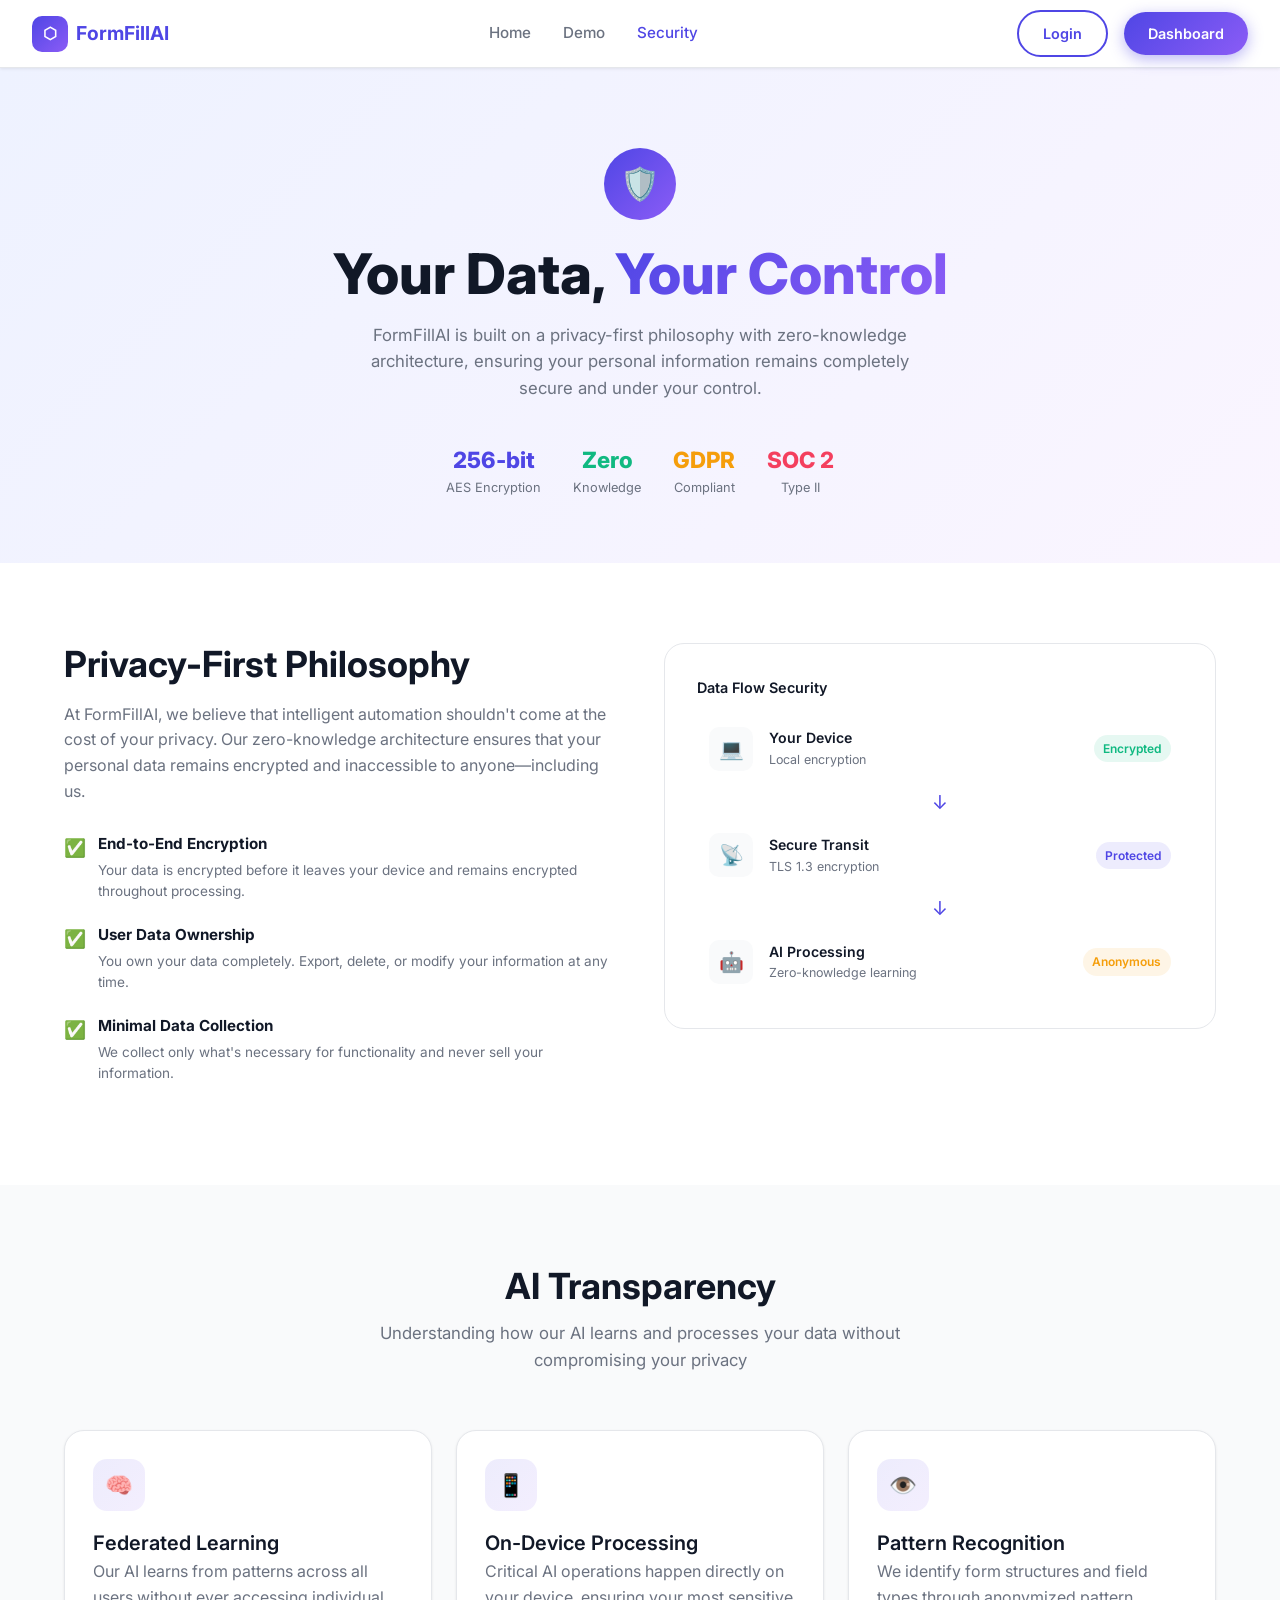
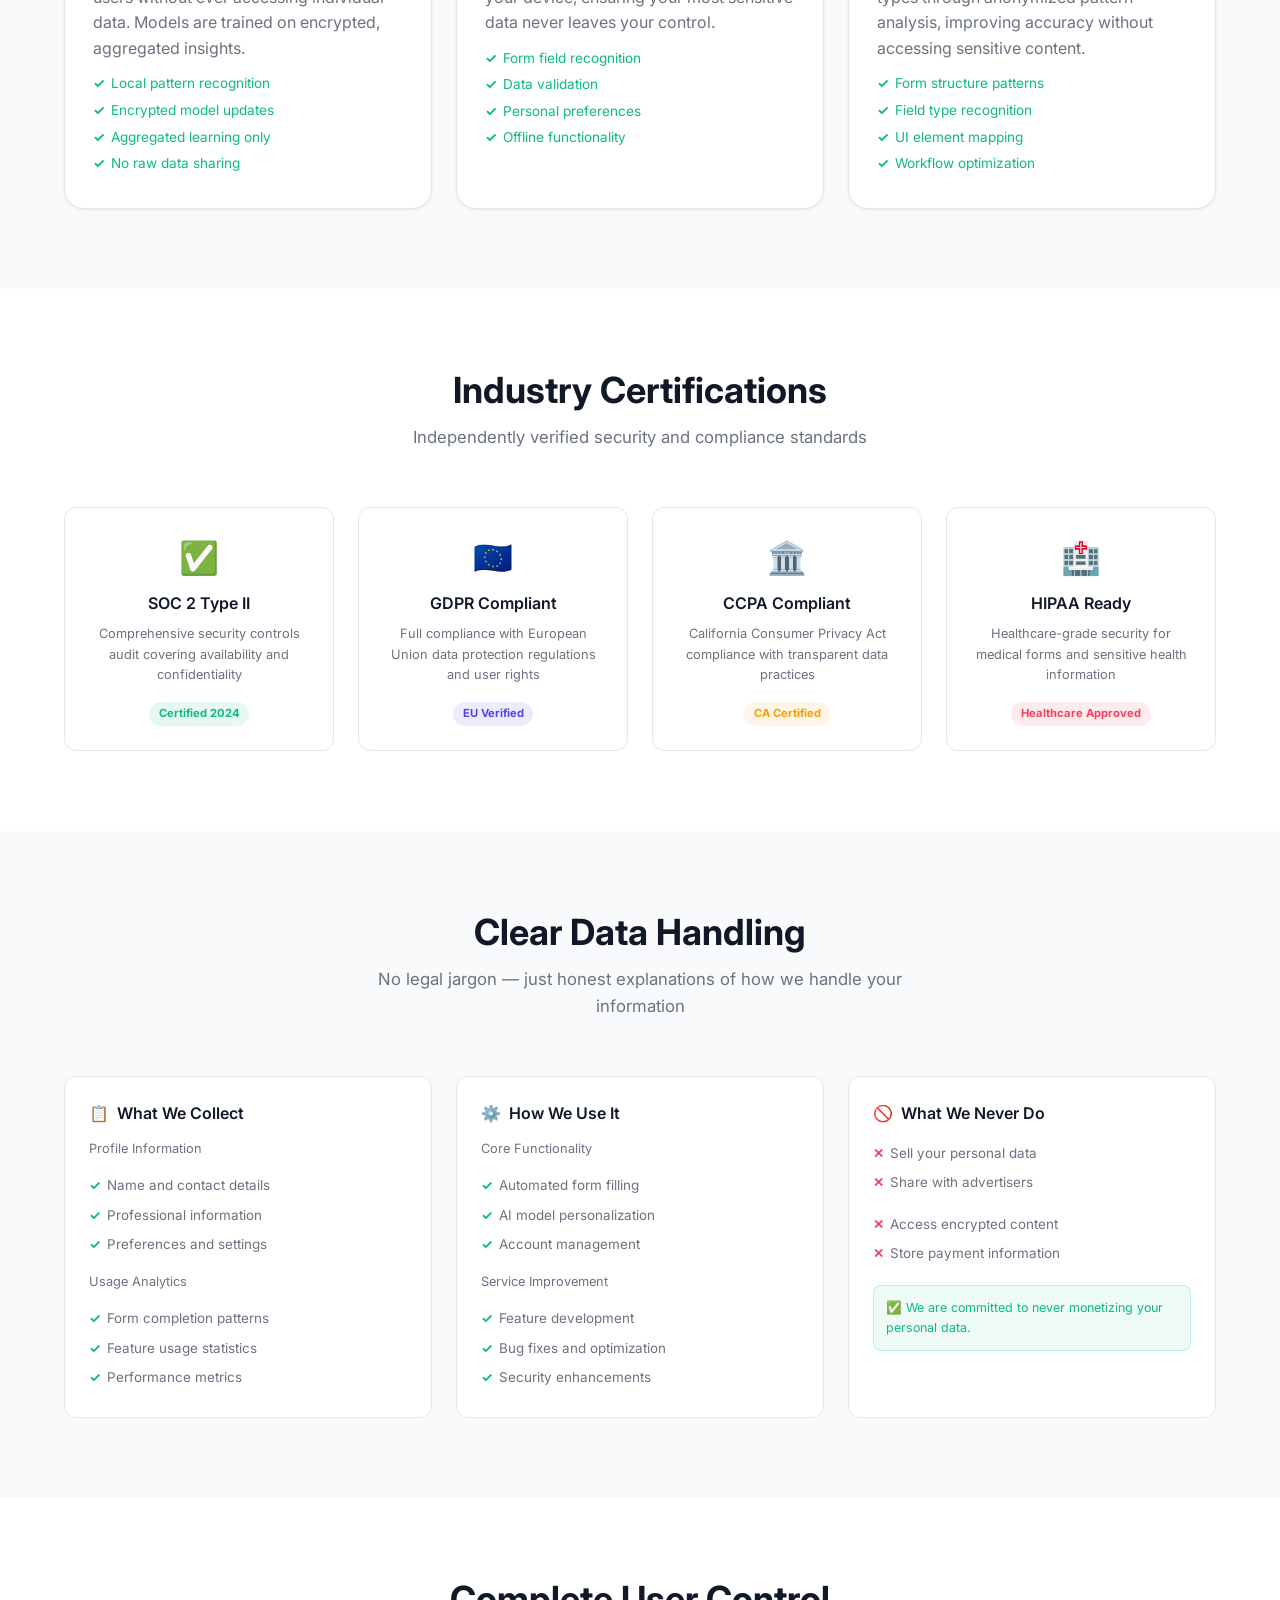
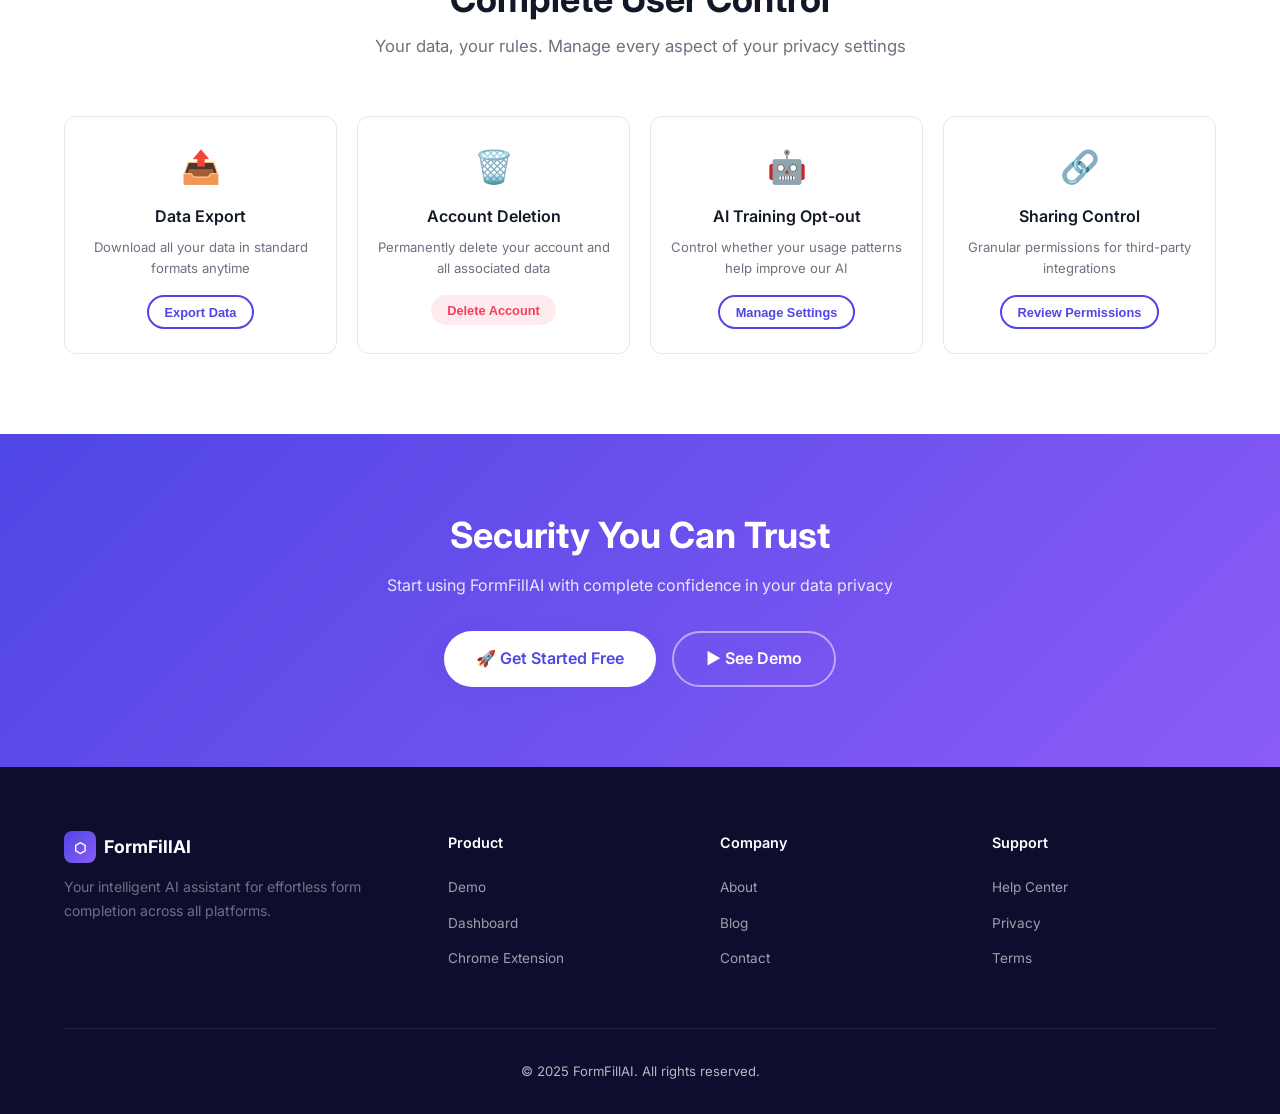
<file: website/security.html>
<!DOCTYPE html>
<html lang="en">
<head>
  <meta charset="UTF-8"/>
  <meta name="viewport" content="width=device-width, initial-scale=1.0"/>
  <title>FormFillAI — Security &amp; Privacy Center</title>
  <meta name="description" content="FormFillAI uses enterprise-grade 256-bit AES encryption, zero-knowledge architecture, and GDPR compliance to protect your data."/>
  <link rel="stylesheet" href="css/style.css"/>
  <style>
    .privacy-grid { display: grid; grid-template-columns: 1fr 1fr; gap: 3rem; align-items: start; }
    .privacy-point { display: flex; gap: 0.75rem; margin-bottom: 1.25rem; }
    .privacy-point .pp-icon { color: var(--success); font-size: 1.1rem; flex-shrink: 0; margin-top: 2px; }
    .privacy-point strong { display: block; margin-bottom: 0.2rem; font-size: 0.95rem; }
    .privacy-point p { font-size: 0.85rem; }
    .cert-grid { display: grid; grid-template-columns: repeat(4, 1fr); gap: 1.5rem; }
    .cert-card { background: white; border-radius: var(--radius); padding: 1.5rem; text-align: center; border: 1px solid var(--border); }
    .cert-icon { font-size: 2rem; margin-bottom: 0.5rem; }
    .cert-badge { display: inline-block; font-size: 0.7rem; font-weight: 700; padding: 0.2rem 0.6rem; border-radius: var(--radius-full); margin-top: 0.5rem; }
    .cert-badge.green { background: rgba(16,185,129,0.1); color: var(--success); }
    .cert-badge.blue { background: rgba(79,70,229,0.1); color: var(--primary); }
    .cert-badge.orange { background: rgba(245,158,11,0.1); color: var(--warning); }
    .cert-badge.red { background: rgba(244,63,94,0.1); color: var(--danger); }
    .collect-section { display: grid; grid-template-columns: repeat(3, 1fr); gap: 1.5rem; }
    .collect-card { background: white; border-radius: var(--radius); padding: 1.5rem; border: 1px solid var(--border); }
    .collect-card h4 { margin-bottom: 0.75rem; display: flex; gap: 0.5rem; align-items: center; }
    .collect-card ul li { font-size: 0.84rem; color: var(--text-muted); padding: 0.25rem 0; display: flex; align-items: center; gap: 0.4rem; }
    .collect-card ul li.yes::before { content: '✓'; color: var(--success); font-weight: 700; }
    .collect-card ul li.no::before { content: '✕'; color: var(--danger); font-weight: 700; }
    .control-grid { display: grid; grid-template-columns: repeat(4, 1fr); gap: 1.25rem; }
    .control-card { text-align: center; padding: 1.5rem 1rem; background: white; border-radius: var(--radius); border: 1px solid var(--border); }
    .control-icon { font-size: 2rem; margin-bottom: 0.75rem; }
  </style>
</head>
<body>
  <!-- NAVBAR -->
  <nav class="navbar">
    <a class="navbar-brand" href="index.html"><div class="logo-icon">⬡</div>FormFillAI</a>
    <div class="navbar-links">
      <a href="index.html">Home</a>
      <a href="demo.html">Demo</a>
      <a href="security.html" class="active">Security</a>
    </div>
    <div class="navbar-cta">
      <a href="login.html" class="btn btn-secondary">Login</a>
      <a href="dashboard.html" class="btn btn-primary">Dashboard</a>
    </div>
  </nav>

  <!-- HERO -->
  <section class="security-hero">
    <div class="container" style="text-align:center">
      <div class="security-icon">🛡️</div>
      <h1>Your Data, <span class="gradient-text">Your Control</span></h1>
      <p style="max-width:580px;margin:1rem auto 0;font-size:1.05rem">
        FormFillAI is built on a privacy-first philosophy with zero-knowledge architecture, ensuring your personal information remains completely secure and under your control.
      </p>
      <div style="display:flex;gap:2rem;justify-content:center;margin-top:2.5rem;flex-wrap:wrap">
        <div style="text-align:center"><div style="font-size:1.4rem;font-weight:800;color:var(--primary)">256-bit</div><div style="font-size:0.8rem;color:var(--text-muted)">AES Encryption</div></div>
        <div style="text-align:center"><div style="font-size:1.4rem;font-weight:800;color:var(--success)">Zero</div><div style="font-size:0.8rem;color:var(--text-muted)">Knowledge</div></div>
        <div style="text-align:center"><div style="font-size:1.4rem;font-weight:800;color:var(--warning)">GDPR</div><div style="font-size:0.8rem;color:var(--text-muted)">Compliant</div></div>
        <div style="text-align:center"><div style="font-size:1.4rem;font-weight:800;color:var(--danger)">SOC 2</div><div style="font-size:0.8rem;color:var(--text-muted)">Type II</div></div>
      </div>
    </div>
  </section>

  <!-- PRIVACY PHILOSOPHY -->
  <section class="section">
    <div class="container">
      <div class="privacy-grid">
        <div>
          <h2>Privacy-First Philosophy</h2>
          <p style="margin:1rem 0 1.75rem">At FormFillAI, we believe that intelligent automation shouldn't come at the cost of your privacy. Our zero-knowledge architecture ensures that your personal data remains encrypted and inaccessible to anyone—including us.</p>
          <div class="privacy-point"><span class="pp-icon">✅</span><div><strong>End-to-End Encryption</strong><p>Your data is encrypted before it leaves your device and remains encrypted throughout processing.</p></div></div>
          <div class="privacy-point"><span class="pp-icon">✅</span><div><strong>User Data Ownership</strong><p>You own your data completely. Export, delete, or modify your information at any time.</p></div></div>
          <div class="privacy-point"><span class="pp-icon">✅</span><div><strong>Minimal Data Collection</strong><p>We collect only what's necessary for functionality and never sell your information.</p></div></div>
        </div>
        <div>
          <div class="data-flow">
            <h4 style="margin-bottom:1rem;color:var(--text);font-size:0.9rem">Data Flow Security</h4>
            <div class="flow-step">
              <div class="flow-icon">💻</div>
              <div>
                <div style="font-weight:600;font-size:0.88rem">Your Device</div>
                <div style="font-size:0.78rem;color:var(--text-muted)">Local encryption</div>
              </div>
              <div class="flow-status encrypted">Encrypted</div>
            </div>
            <div class="flow-arrow">↓</div>
            <div class="flow-step">
              <div class="flow-icon">📡</div>
              <div>
                <div style="font-weight:600;font-size:0.88rem">Secure Transit</div>
                <div style="font-size:0.78rem;color:var(--text-muted)">TLS 1.3 encryption</div>
              </div>
              <div class="flow-status protected">Protected</div>
            </div>
            <div class="flow-arrow">↓</div>
            <div class="flow-step">
              <div class="flow-icon">🤖</div>
              <div>
                <div style="font-weight:600;font-size:0.88rem">AI Processing</div>
                <div style="font-size:0.78rem;color:var(--text-muted)">Zero-knowledge learning</div>
              </div>
              <div class="flow-status anon">Anonymous</div>
            </div>
          </div>
        </div>
      </div>
    </div>
  </section>

  <!-- AI TRANSPARENCY -->
  <section class="section section-alt">
    <div class="container">
      <div class="section-header">
        <h2>AI Transparency</h2>
        <p>Understanding how our AI learns and processes your data without compromising your privacy</p>
      </div>
      <div class="grid-3">
        <div class="card">
          <div class="feature-icon">🧠</div>
          <h3>Federated Learning</h3>
          <p>Our AI learns from patterns across all users without ever accessing individual data. Models are trained on encrypted, aggregated insights.</p>
          <ul class="feature-check" style="margin-top:0.75rem">
            <li>Local pattern recognition</li>
            <li>Encrypted model updates</li>
            <li>Aggregated learning only</li>
            <li>No raw data sharing</li>
          </ul>
        </div>
        <div class="card">
          <div class="feature-icon">📱</div>
          <h3>On-Device Processing</h3>
          <p>Critical AI operations happen directly on your device, ensuring your most sensitive data never leaves your control.</p>
          <ul class="feature-check" style="margin-top:0.75rem">
            <li>Form field recognition</li>
            <li>Data validation</li>
            <li>Personal preferences</li>
            <li>Offline functionality</li>
          </ul>
        </div>
        <div class="card">
          <div class="feature-icon">👁️</div>
          <h3>Pattern Recognition</h3>
          <p>We identify form structures and field types through anonymized pattern analysis, improving accuracy without accessing sensitive content.</p>
          <ul class="feature-check" style="margin-top:0.75rem">
            <li>Form structure patterns</li>
            <li>Field type recognition</li>
            <li>UI element mapping</li>
            <li>Workflow optimization</li>
          </ul>
        </div>
      </div>
    </div>
  </section>

  <!-- INDUSTRY CERTIFICATIONS -->
  <section class="section">
    <div class="container">
      <div class="section-header">
        <h2>Industry Certifications</h2>
        <p>Independently verified security and compliance standards</p>
      </div>
      <div class="cert-grid">
        <div class="cert-card">
          <div class="cert-icon">✅</div>
          <h4>SOC 2 Type II</h4>
          <p style="font-size:0.8rem;margin:0.5rem 0">Comprehensive security controls audit covering availability and confidentiality</p>
          <div class="cert-badge green">Certified 2024</div>
        </div>
        <div class="cert-card">
          <div class="cert-icon">🇪🇺</div>
          <h4>GDPR Compliant</h4>
          <p style="font-size:0.8rem;margin:0.5rem 0">Full compliance with European Union data protection regulations and user rights</p>
          <div class="cert-badge blue">EU Verified</div>
        </div>
        <div class="cert-card">
          <div class="cert-icon">🏛️</div>
          <h4>CCPA Compliant</h4>
          <p style="font-size:0.8rem;margin:0.5rem 0">California Consumer Privacy Act compliance with transparent data practices</p>
          <div class="cert-badge orange">CA Certified</div>
        </div>
        <div class="cert-card">
          <div class="cert-icon">🏥</div>
          <h4>HIPAA Ready</h4>
          <p style="font-size:0.8rem;margin:0.5rem 0">Healthcare-grade security for medical forms and sensitive health information</p>
          <div class="cert-badge red">Healthcare Approved</div>
        </div>
      </div>
    </div>
  </section>

  <!-- WHAT WE COLLECT -->
  <section class="section section-alt">
    <div class="container">
      <div class="section-header">
        <h2>Clear Data Handling</h2>
        <p>No legal jargon — just honest explanations of how we handle your information</p>
      </div>
      <div class="collect-section">
        <div class="collect-card">
          <h4><span>📋</span> What We Collect</h4>
          <p style="font-size:0.8rem;color:var(--text-muted);margin-bottom:0.75rem">Profile Information</p>
          <ul>
            <li class="yes">Name and contact details</li>
            <li class="yes">Professional information</li>
            <li class="yes">Preferences and settings</li>
          </ul>
          <p style="font-size:0.8rem;color:var(--text-muted);margin:0.75rem 0">Usage Analytics</p>
          <ul>
            <li class="yes">Form completion patterns</li>
            <li class="yes">Feature usage statistics</li>
            <li class="yes">Performance metrics</li>
          </ul>
        </div>
        <div class="collect-card">
          <h4><span>⚙️</span> How We Use It</h4>
          <p style="font-size:0.8rem;color:var(--text-muted);margin-bottom:0.75rem">Core Functionality</p>
          <ul>
            <li class="yes">Automated form filling</li>
            <li class="yes">AI model personalization</li>
            <li class="yes">Account management</li>
          </ul>
          <p style="font-size:0.8rem;color:var(--text-muted);margin:0.75rem 0">Service Improvement</p>
          <ul>
            <li class="yes">Feature development</li>
            <li class="yes">Bug fixes and optimization</li>
            <li class="yes">Security enhancements</li>
          </ul>
        </div>
        <div class="collect-card">
          <h4><span>🚫</span> What We Never Do</h4>
          <ul style="margin-bottom:0.75rem">
            <li class="no">Sell your personal data</li>
            <li class="no">Share with advertisers</li>
          </ul>
          <ul>
            <li class="no">Access encrypted content</li>
            <li class="no">Store payment information</li>
          </ul>
          <div style="margin-top:1rem;padding:0.75rem;background:rgba(16,185,129,0.07);border-radius:8px;border:1px solid rgba(16,185,129,0.2)">
            <p style="font-size:0.78rem;color:var(--success)">✅ We are committed to never monetizing your personal data.</p>
          </div>
        </div>
      </div>
    </div>
  </section>

  <!-- USER CONTROL -->
  <section class="section">
    <div class="container">
      <div class="section-header">
        <h2>Complete User Control</h2>
        <p>Your data, your rules. Manage every aspect of your privacy settings</p>
      </div>
      <div class="control-grid">
        <div class="control-card">
          <div class="control-icon">📤</div>
          <h4>Data Export</h4>
          <p style="font-size:0.82rem;margin:0.5rem 0">Download all your data in standard formats anytime</p>
          <button class="btn btn-secondary btn-sm" style="margin-top:0.5rem">Export Data</button>
        </div>
        <div class="control-card">
          <div class="control-icon">🗑️</div>
          <h4>Account Deletion</h4>
          <p style="font-size:0.82rem;margin:0.5rem 0">Permanently delete your account and all associated data</p>
          <button class="btn btn-sm" style="background:rgba(244,63,94,0.1);color:var(--danger);margin-top:0.5rem">Delete Account</button>
        </div>
        <div class="control-card">
          <div class="control-icon">🤖</div>
          <h4>AI Training Opt-out</h4>
          <p style="font-size:0.82rem;margin:0.5rem 0">Control whether your usage patterns help improve our AI</p>
          <button class="btn btn-secondary btn-sm" style="margin-top:0.5rem">Manage Settings</button>
        </div>
        <div class="control-card">
          <div class="control-icon">🔗</div>
          <h4>Sharing Control</h4>
          <p style="font-size:0.82rem;margin:0.5rem 0">Granular permissions for third-party integrations</p>
          <button class="btn btn-secondary btn-sm" style="margin-top:0.5rem">Review Permissions</button>
        </div>
      </div>
    </div>
  </section>

  <!-- CTA -->
  <section class="cta-banner">
    <div class="container">
      <h2>Security You Can Trust</h2>
      <p>Start using FormFillAI with complete confidence in your data privacy</p>
      <div class="cta-buttons">
        <a href="login.html" class="btn btn-white btn-lg">🚀 Get Started Free</a>
        <a href="demo.html" class="btn btn-outline-white btn-lg">▶ See Demo</a>
      </div>
    </div>
  </section>

  <!-- FOOTER -->
  <footer class="footer">
    <div class="container">
      <div class="footer-grid">
        <div class="footer-brand">
          <div class="logo"><div class="logo-icon" style="width:32px;height:32px;border-radius:8px;display:flex;align-items:center;justify-content:center;background:linear-gradient(135deg,#4F46E5,#8B5CF6);color:white;font-size:0.9rem">⬡</div> FormFillAI</div>
          <p>Your intelligent AI assistant for effortless form completion across all platforms.</p>
        </div>
        <div class="footer-col"><h4>Product</h4><ul><li><a href="demo.html">Demo</a></li><li><a href="dashboard.html">Dashboard</a></li><li><a href="#">Chrome Extension</a></li></ul></div>
        <div class="footer-col"><h4>Company</h4><ul><li><a href="#">About</a></li><li><a href="#">Blog</a></li><li><a href="#">Contact</a></li></ul></div>
        <div class="footer-col"><h4>Support</h4><ul><li><a href="#">Help Center</a></li><li><a href="security.html">Privacy</a></li><li><a href="#">Terms</a></li></ul></div>
      </div>
      <div class="footer-bottom">© 2025 FormFillAI. All rights reserved.</div>
    </div>
  </footer>
</body>
</html>
</file>
<file: website/css/style.css>
@import url('https://fonts.googleapis.com/css2?family=Inter:wght@300;400;500;600;700;800;900&display=swap');

/* ===== CSS Variables ===== */
:root {
  --primary: #4F46E5;
  --primary-light: #6366F1;
  --primary-dark: #3730A3;
  --accent: #8B5CF6;
  --danger: #F43F5E;
  --success: #10B981;
  --warning: #F59E0B;
  --bg: #FFFFFF;
  --bg-alt: #F9FAFB;
  --bg-dark: #1E1B4B;
  --text: #111827;
  --text-muted: #6B7280;
  --text-light: #9CA3AF;
  --border: #E5E7EB;
  --border-focus: #4F46E5;
  --card-bg: #FFFFFF;
  --shadow-sm: 0 1px 3px rgba(0,0,0,0.08);
  --shadow-md: 0 4px 20px rgba(79,70,229,0.12);
  --shadow-lg: 0 10px 40px rgba(79,70,229,0.2);
  --radius: 12px;
  --radius-lg: 20px;
  --radius-full: 9999px;
  --transition: all 0.25s cubic-bezier(0.4,0,0.2,1);
}

/* ===== Reset & Base ===== */
*, *::before, *::after { box-sizing: border-box; margin: 0; padding: 0; }
html { scroll-behavior: smooth; }
body {
  font-family: 'Inter', sans-serif;
  color: var(--text);
  background: var(--bg);
  line-height: 1.6;
  -webkit-font-smoothing: antialiased;
}
a { text-decoration: none; color: inherit; }
img { max-width: 100%; }
ul { list-style: none; }

/* ===== Typography ===== */
h1 { font-size: clamp(2rem, 5vw, 3.5rem); font-weight: 800; line-height: 1.1; }
h2 { font-size: clamp(1.5rem, 3vw, 2.25rem); font-weight: 700; line-height: 1.2; }
h3 { font-size: 1.25rem; font-weight: 600; }
h4 { font-size: 1rem; font-weight: 600; }
p { color: var(--text-muted); }

.gradient-text {
  background: linear-gradient(135deg, var(--primary), var(--accent));
  -webkit-background-clip: text;
  -webkit-text-fill-color: transparent;
  background-clip: text;
}

/* ===== Navbar ===== */
.navbar {
  position: sticky;
  top: 0;
  z-index: 100;
  display: flex;
  align-items: center;
  justify-content: space-between;
  padding: 0 2rem;
  height: 68px;
  background: rgba(255,255,255,0.92);
  backdrop-filter: blur(12px);
  border-bottom: 1px solid var(--border);
  box-shadow: var(--shadow-sm);
}
.navbar-brand {
  display: flex;
  align-items: center;
  gap: 0.5rem;
  font-weight: 700;
  font-size: 1.2rem;
  color: var(--primary);
}
.navbar-brand .logo-icon {
  width: 36px; height: 36px;
  background: linear-gradient(135deg, var(--primary), var(--accent));
  border-radius: 10px;
  display: flex; align-items: center; justify-content: center;
  color: white; font-size: 1rem;
}
.navbar-links {
  display: flex;
  align-items: center;
  gap: 2rem;
}
.navbar-links a {
  color: var(--text-muted);
  font-weight: 500;
  font-size: 0.95rem;
  transition: var(--transition);
}
.navbar-links a:hover, .navbar-links a.active { color: var(--primary); }
.navbar-cta { display: flex; align-items: center; gap: 1rem; }

/* ===== Buttons ===== */
.btn {
  display: inline-flex;
  align-items: center;
  justify-content: center;
  gap: 0.5rem;
  padding: 0.65rem 1.5rem;
  border-radius: var(--radius-full);
  font-weight: 600;
  font-size: 0.9rem;
  cursor: pointer;
  transition: var(--transition);
  border: none;
  outline: none;
}
.btn-primary {
  background: linear-gradient(135deg, var(--primary), var(--accent));
  color: white;
  box-shadow: 0 4px 15px rgba(79,70,229,0.4);
}
.btn-primary:hover {
  transform: translateY(-2px);
  box-shadow: 0 8px 25px rgba(79,70,229,0.5);
}
.btn-secondary {
  background: transparent;
  color: var(--primary);
  border: 2px solid var(--primary);
}
.btn-secondary:hover {
  background: var(--primary);
  color: white;
  transform: translateY(-2px);
}
.btn-white {
  background: white;
  color: var(--primary);
  box-shadow: var(--shadow-md);
}
.btn-white:hover { transform: translateY(-2px); box-shadow: var(--shadow-lg); }
.btn-outline-white {
  background: transparent;
  color: white;
  border: 2px solid rgba(255,255,255,0.5);
}
.btn-outline-white:hover { background: rgba(255,255,255,0.15); }
.btn-lg { padding: 0.85rem 2rem; font-size: 1rem; }
.btn-sm { padding: 0.45rem 1rem; font-size: 0.8rem; }
.btn-danger { background: var(--danger); color: white; }

/* ===== Cards ===== */
.card {
  background: var(--card-bg);
  border-radius: var(--radius-lg);
  border: 1px solid var(--border);
  padding: 1.75rem;
  box-shadow: var(--shadow-sm);
  transition: var(--transition);
}
.card:hover { box-shadow: var(--shadow-md); transform: translateY(-3px); }

.glass-card {
  background: rgba(255,255,255,0.7);
  backdrop-filter: blur(16px);
  border: 1px solid rgba(255,255,255,0.5);
  border-radius: var(--radius-lg);
  box-shadow: var(--shadow-md);
}

/* ===== Sections ===== */
.section { padding: 5rem 0; }
.section-alt { background: var(--bg-alt); }
.container { max-width: 1200px; margin: 0 auto; padding: 0 1.5rem; }
.section-header { text-align: center; margin-bottom: 3.5rem; }
.section-header p { max-width: 600px; margin: 0.75rem auto 0; font-size: 1.05rem; }

/* ===== Grid ===== */
.grid-2 { display: grid; grid-template-columns: repeat(2,1fr); gap: 1.5rem; }
.grid-3 { display: grid; grid-template-columns: repeat(3,1fr); gap: 1.5rem; }
.grid-4 { display: grid; grid-template-columns: repeat(4,1fr); gap: 1.5rem; }

/* ===== Hero Section ===== */
.hero {
  background: linear-gradient(135deg, #EEF2FF 0%, #F0F9FF 50%, #FAF5FF 100%);
  padding: 6rem 0 5rem;
  position: relative;
  overflow: hidden;
}
.hero::before {
  content: '';
  position: absolute;
  top: -50%; right: -20%;
  width: 600px; height: 600px;
  background: radial-gradient(circle, rgba(99,102,241,0.15), transparent 70%);
  border-radius: 50%;
}
.hero-content { display: grid; grid-template-columns: 1fr 1fr; gap: 3rem; align-items: center; }
.hero-badge {
  display: inline-flex;
  align-items: center;
  gap: 0.4rem;
  background: rgba(79,70,229,0.1);
  color: var(--primary);
  padding: 0.3rem 0.9rem;
  border-radius: var(--radius-full);
  font-size: 0.8rem;
  font-weight: 600;
  margin-bottom: 1.25rem;
}
.hero h1 span { color: var(--primary); }
.hero p { font-size: 1.1rem; margin: 1.25rem 0 2rem; color: var(--text-muted); }
.hero-buttons { display: flex; gap: 1rem; flex-wrap: wrap; }
.hero-stats { display: flex; gap: 2rem; margin-top: 2.5rem; padding-top: 2rem; border-top: 1px solid var(--border); }
.stat-item .stat-num { font-size: 1.5rem; font-weight: 800; color: var(--text); }
.stat-item .stat-label { font-size: 0.78rem; color: var(--text-muted); }
.stat-item .stat-num.green { color: var(--success); }
.stat-item .stat-num.red { color: var(--danger); }

/* Live Demo Widget */
.demo-widget {
  background: white;
  border-radius: var(--radius-lg);
  padding: 1.5rem;
  box-shadow: var(--shadow-lg);
  border: 1px solid var(--border);
  animation: float 6s ease-in-out infinite;
}
@keyframes float {
  0%, 100% { transform: translateY(0px); }
  50% { transform: translateY(-10px); }
}
.demo-widget-header { display: flex; align-items: center; justify-content: space-between; margin-bottom: 1.25rem; }
.demo-widget-header h4 { color: var(--primary); font-size: 0.9rem; }
.ai-badge { background: linear-gradient(135deg, var(--primary), var(--accent)); color: white; padding: 0.2rem 0.6rem; border-radius: 6px; font-size: 0.7rem; font-weight: 700; }
.dot-row { display: flex; gap: 5px; }
.dot { width: 10px; height: 10px; border-radius: 50%; }
.dot.red { background: #EF4444; }
.dot.yellow { background: #F59E0B; }
.dot.green { background: #10B981; }
.demo-field { margin-bottom: 0.75rem; }
.demo-field-label { font-size: 0.75rem; color: var(--text-muted); margin-bottom: 0.25rem; }
.demo-field-value {
  background: var(--bg-alt);
  border: 1px solid var(--border);
  border-radius: 8px;
  padding: 0.5rem 0.75rem;
  font-size: 0.85rem;
  display: flex; align-items: center; justify-content: space-between;
}
.demo-field-value .check { color: var(--success); font-weight: 700; }
.demo-progress { margin-top: 1rem; }
.demo-progress-bar {
  height: 6px;
  background: var(--border);
  border-radius: 3px;
  overflow: hidden;
  margin-top: 0.35rem;
}
.demo-progress-fill {
  height: 100%;
  background: linear-gradient(90deg, var(--primary), var(--accent));
  border-radius: 3px;
  animation: fillProgress 2s ease-in-out infinite;
  width: 100%;
}
@keyframes fillProgress { 0% { width: 0%; } 100% { width: 100%; } }

/* ===== Feature Cards ===== */
.feature-icon {
  width: 52px; height: 52px;
  background: linear-gradient(135deg, rgba(79,70,229,0.1), rgba(139,92,246,0.1));
  border-radius: 14px;
  display: flex; align-items: center; justify-content: center;
  margin-bottom: 1rem;
  font-size: 1.4rem;
}
.feature-card h3 { margin-bottom: 0.5rem; }
.feature-check { color: var(--success); font-size: 0.85rem; margin-top: 0.75rem; }
.feature-check li { display: flex; align-items: center; gap: 0.4rem; margin-bottom: 0.3rem; }
.feature-check li::before { content: '✓'; color: var(--success); font-weight: 700; }

/* ===== Testimonials ===== */
.testimonial-card { position: relative; }
.testimonial-card blockquote { font-style: italic; line-height: 1.7; margin: 1rem 0; }
.testimonial-author { display: flex; align-items: center; gap: 0.75rem; }
.author-avatar {
  width: 44px; height: 44px;
  border-radius: 50%;
  display: flex; align-items: center; justify-content: center;
  font-weight: 700; font-size: 1rem; color: white;
}
.author-info .name { font-weight: 600; color: var(--text); font-size: 0.9rem; }
.author-info .role { font-size: 0.78rem; color: var(--text-muted); }
.savings-badge { color: var(--success); font-size: 0.8rem; font-weight: 600; margin-top: 0.5rem; }

/* ===== Pricing ===== */
.pricing-card { text-align: center; position: relative; }
.pricing-card.popular { border: 2px solid var(--primary); }
.popular-badge {
  position: absolute; top: -14px; left: 50%; transform: translateX(-50%);
  background: linear-gradient(135deg, var(--primary), var(--accent));
  color: white; padding: 0.25rem 1rem; border-radius: var(--radius-full);
  font-size: 0.75rem; font-weight: 700;
}
.price-amount { font-size: 2.5rem; font-weight: 800; color: var(--text); }
.price-amount span { font-size: 1rem; font-weight: 400; color: var(--text-muted); }
.price-label { font-size: 0.85rem; color: var(--text-muted); margin-bottom: 1.5rem; }
.price-features { text-align: left; margin-bottom: 1.5rem; }
.price-features li { display: flex; align-items: center; gap: 0.5rem; padding: 0.4rem 0; font-size: 0.9rem; color: var(--text-muted); }
.price-features li::before { content: '✓'; color: var(--success); font-weight: 700; flex-shrink: 0; }
.pricing-card .btn { width: 100%; }

/* ===== Trust Badges ===== */
.trust-grid { display: grid; grid-template-columns: repeat(4,1fr); gap: 2rem; text-align: center; }
.trust-item .trust-icon { font-size: 2rem; margin-bottom: 0.75rem; }
.trust-item h4 { margin-bottom: 0.25rem; }
.trust-item p { font-size: 0.82rem; }

/* ===== CTA Banner ===== */
.cta-banner {
  background: linear-gradient(135deg, var(--primary), var(--accent));
  color: white;
  text-align: center;
  padding: 5rem 0;
}
.cta-banner h2 { color: white; margin-bottom: 1rem; }
.cta-banner p { color: rgba(255,255,255,0.85); margin-bottom: 2rem; }
.cta-buttons { display: flex; gap: 1rem; justify-content: center; flex-wrap: wrap; }

/* ===== Footer ===== */
.footer {
  background: #0F0D2E;
  color: rgba(255,255,255,0.7);
  padding: 4rem 0 2rem;
}
.footer-grid { display: grid; grid-template-columns: 1.5fr repeat(3, 1fr); gap: 3rem; margin-bottom: 3rem; }
.footer-brand .logo { display: flex; align-items: center; gap: 0.5rem; font-weight: 700; font-size: 1.1rem; color: white; margin-bottom: 0.75rem; }
.footer-brand .logo-icon { background: linear-gradient(135deg, var(--primary), var(--accent)); }
.footer-brand p { font-size: 0.88rem; line-height: 1.7; }
.footer-social { display: flex; gap: 0.75rem; margin-top: 1rem; }
.social-btn { width: 36px; height: 36px; background: rgba(255,255,255,0.1); border-radius: 8px; display: flex; align-items: center; justify-content: center; font-size: 0.85rem; transition: var(--transition); }
.social-btn:hover { background: var(--primary); }
.footer-col h4 { color: white; font-size: 0.9rem; margin-bottom: 1.25rem; }
.footer-col ul li { margin-bottom: 0.6rem; }
.footer-col ul li a { font-size: 0.85rem; color: rgba(255,255,255,0.6); transition: var(--transition); }
.footer-col ul li a:hover { color: white; }
.footer-bottom { border-top: 1px solid rgba(255,255,255,0.1); padding-top: 2rem; text-align: center; font-size: 0.82rem; }

/* ===== Forms (Auth) ===== */
.auth-container { min-height: 100vh; display: grid; grid-template-columns: 1fr 1fr; }
.auth-left {
  background: linear-gradient(135deg, var(--primary-dark), var(--primary), var(--accent));
  color: white;
  padding: 3rem;
  display: flex; flex-direction: column; justify-content: center;
}
.auth-left h2 { color: white; margin-bottom: 1rem; font-size: 2rem; }
.auth-left p { color: rgba(255,255,255,0.8); }
.auth-features { margin-top: 2.5rem; display: flex; flex-direction: column; gap: 1rem; }
.auth-feature { display: flex; align-items: center; gap: 0.75rem; font-size: 0.95rem; }
.auth-feature .icon { font-size: 1.25rem; }
.auth-right { display: flex; align-items: center; justify-content: center; padding: 3rem; background: var(--bg); }
.auth-box { width: 100%; max-width: 420px; }
.auth-box h3 { margin-bottom: 0.25rem; }
.auth-box .subtitle { font-size: 0.9rem; color: var(--text-muted); margin-bottom: 2rem; }

/* Auth Tabs */
.auth-tabs { display: flex; background: var(--bg-alt); border-radius: 10px; padding: 4px; margin-bottom: 2rem; }
.auth-tab {
  flex: 1; padding: 0.6rem; text-align: center; border-radius: 8px;
  font-weight: 600; font-size: 0.88rem; cursor: pointer;
  transition: var(--transition); color: var(--text-muted); border: none; background: transparent;
}
.auth-tab.active { background: white; color: var(--primary); box-shadow: var(--shadow-sm); }

/* Form Fields */
.form-group { margin-bottom: 1.25rem; }
.form-label { display: block; font-size: 0.85rem; font-weight: 500; color: var(--text); margin-bottom: 0.4rem; }
.form-input {
  width: 100%;
  padding: 0.75rem 1rem;
  border: 1.5px solid var(--border);
  border-radius: var(--radius);
  font-size: 0.9rem;
  font-family: 'Inter', sans-serif;
  color: var(--text);
  background: var(--bg);
  transition: var(--transition);
  outline: none;
}
.form-input:focus { border-color: var(--border-focus); box-shadow: 0 0 0 3px rgba(79,70,229,0.12); }
.form-input::placeholder { color: var(--text-light); }
.form-select {
  appearance: none;
  background-image: url("data:image/svg+xml,%3Csvg xmlns='http://www.w3.org/2000/svg' width='12' height='12' viewBox='0 0 12 12'%3E%3Cpath fill='%236B7280' d='M6 8L1 3h10z'/%3E%3C/svg%3E");
  background-repeat: no-repeat;
  background-position: right 1rem center;
  padding-right: 2.5rem;
}
.input-error { font-size: 0.78rem; color: var(--danger); margin-top: 0.25rem; }
.form-divider { display: flex; align-items: center; gap: 1rem; margin: 1.25rem 0; }
.form-divider span { font-size: 0.82rem; color: var(--text-light); white-space: nowrap; }
.form-divider::before, .form-divider::after { content: ''; flex: 1; height: 1px; background: var(--border); }
.form-row { display: grid; grid-template-columns: 1fr 1fr; gap: 1rem; }

/* ===== Dashboard ===== */
.dashboard-layout { display: grid; grid-template-columns: 260px 1fr; min-height: 100vh; }
.sidebar {
  background: var(--bg);
  border-right: 1px solid var(--border);
  padding: 1.5rem 1rem;
  position: sticky; top: 0; height: 100vh; overflow-y: auto;
}
.sidebar-logo { display: flex; align-items: center; gap: 0.5rem; font-weight: 700; color: var(--primary); padding: 0.5rem; margin-bottom: 2rem; }
.sidebar-nav { display: flex; flex-direction: column; gap: 0.25rem; }
.sidebar-link {
  display: flex; align-items: center; gap: 0.75rem;
  padding: 0.65rem 0.9rem; border-radius: 10px;
  color: var(--text-muted); font-weight: 500; font-size: 0.9rem;
  transition: var(--transition); cursor: pointer; border: none; background: transparent; width: 100%; text-align: left;
}
.sidebar-link:hover { background: var(--bg-alt); color: var(--text); }
.sidebar-link.active { background: rgba(79,70,229,0.1); color: var(--primary); }
.sidebar-link .icon { font-size: 1.1rem; width: 20px; text-align: center; }
.sidebar-footer { position: absolute; bottom: 1.5rem; left: 1rem; right: 1rem; }
.dashboard-main { background: var(--bg-alt); padding: 2rem; overflow-y: auto; }
.dashboard-header { display: flex; align-items: center; justify-content: space-between; margin-bottom: 2rem; }
.dashboard-title h2 { margin-bottom: 0.15rem; }
.dashboard-title p { font-size: 0.88rem; }
.user-menu { display: flex; align-items: center; gap: 1rem; position: relative; }
.user-avatar {
  width: 40px; height: 40px; border-radius: 50%;
  background: linear-gradient(135deg, var(--primary), var(--accent));
  display: flex; align-items: center; justify-content: center;
  color: white; font-weight: 700; cursor: pointer;
}
.user-dropdown {
  position: absolute; top: calc(100% + 10px); right: 0;
  background: white; border: 1px solid var(--border); border-radius: var(--radius);
  box-shadow: var(--shadow-lg); min-width: 200px; overflow: hidden;
  display: none; z-index: 50;
}
.user-dropdown.open { display: block; }
.dropdown-item { display: flex; align-items: center; gap: 0.75rem; padding: 0.75rem 1rem; font-size: 0.88rem; cursor: pointer; transition: var(--transition); }
.dropdown-item:hover { background: var(--bg-alt); }
.dropdown-item.danger { color: var(--danger); }
.dropdown-divider { height: 1px; background: var(--border); }

/* Profile Cards */
.profiles-grid { display: grid; grid-template-columns: repeat(auto-fill, minmax(300px, 1fr)); gap: 1.5rem; }
.profile-card { background: white; border-radius: var(--radius-lg); border: 1px solid var(--border); padding: 1.5rem; transition: var(--transition); position: relative; }
.profile-card:hover { box-shadow: var(--shadow-md); transform: translateY(-2px); }
.profile-card-header { display: flex; align-items: center; gap: 1rem; margin-bottom: 1.25rem; }
.profile-avatar { width: 48px; height: 48px; border-radius: 12px; background: linear-gradient(135deg, var(--primary), var(--accent)); display: flex; align-items: center; justify-content: center; color: white; font-weight: 700; font-size: 1.1rem; }
.profile-name { font-weight: 700; }
.profile-email { font-size: 0.82rem; color: var(--text-muted); }
.profile-details { display: flex; flex-direction: column; gap: 0.5rem; }
.profile-detail { display: flex; align-items: center; gap: 0.5rem; font-size: 0.83rem; color: var(--text-muted); }
.profile-detail .detail-icon { font-size: 0.9rem; width: 16px; }
.profile-card-footer { display: flex; gap: 0.5rem; margin-top: 1.25rem; padding-top: 1.25rem; border-top: 1px solid var(--border); }
.add-profile-card { border: 2px dashed var(--border); background: transparent; cursor: pointer; display: flex; flex-direction: column; align-items: center; justify-content: center; text-align: center; gap: 0.75rem; min-height: 200px; transition: var(--transition); }
.add-profile-card:hover { border-color: var(--primary); background: rgba(79,70,229,0.03); }
.add-icon { width: 52px; height: 52px; background: linear-gradient(135deg, rgba(79,70,229,0.1), rgba(139,92,246,0.1)); border-radius: 50%; display: flex; align-items: center; justify-content: center; font-size: 1.5rem; }
.add-profile-card h4 { color: var(--text); }
.add-profile-card p { font-size: 0.82rem; }

/* Stats Cards */
.stats-row { display: grid; grid-template-columns: repeat(4,1fr); gap: 1.25rem; margin-bottom: 2rem; }
.stat-card { background: white; border-radius: var(--radius); padding: 1.25rem; border: 1px solid var(--border); }
.stat-card .stat-icon { font-size: 1.5rem; margin-bottom: 0.5rem; }
.stat-card .stat-value { font-size: 1.6rem; font-weight: 800; color: var(--text); }
.stat-card .stat-name { font-size: 0.8rem; color: var(--text-muted); }

/* ===== Modal ===== */
.modal-overlay {
  position: fixed; inset: 0;
  background: rgba(0,0,0,0.5);
  backdrop-filter: blur(4px);
  z-index: 200;
  display: flex; align-items: center; justify-content: center;
  padding: 1rem;
  opacity: 0; pointer-events: none; transition: var(--transition);
}
.modal-overlay.open { opacity: 1; pointer-events: all; }
.modal {
  background: white; border-radius: var(--radius-lg);
  padding: 2rem; width: 100%; max-width: 680px;
  max-height: 90vh; overflow-y: auto;
  transform: scale(0.95); transition: var(--transition);
  box-shadow: var(--shadow-lg);
}
.modal-overlay.open .modal { transform: scale(1); }
.modal-header { display: flex; align-items: center; justify-content: space-between; margin-bottom: 1.75rem; }
.modal-close { width: 32px; height: 32px; border-radius: 8px; border: none; background: var(--bg-alt); cursor: pointer; font-size: 1rem; display: flex; align-items: center; justify-content: center; transition: var(--transition); }
.modal-close:hover { background: var(--border); }
.modal-section { margin-bottom: 1.5rem; }
.modal-section h4 { margin-bottom: 1rem; padding-bottom: 0.5rem; border-bottom: 1px solid var(--border); color: var(--primary); font-size: 0.9rem; text-transform: uppercase; letter-spacing: 0.05em; }
.modal-footer { display: flex; gap: 1rem; justify-content: flex-end; padding-top: 1.5rem; border-top: 1px solid var(--border); margin-top: 1rem; }

/* ===== Notifications ===== */
.toast {
  position: fixed; bottom: 1.5rem; right: 1.5rem; z-index: 999;
  background: var(--text); color: white;
  padding: 0.85rem 1.25rem; border-radius: var(--radius);
  font-size: 0.9rem; font-weight: 500;
  box-shadow: var(--shadow-lg);
  animation: slideIn 0.3s ease, slideOut 0.3s ease 2.7s;
  display: flex; align-items: center; gap: 0.5rem;
}
.toast.success { background: var(--success); }
.toast.error { background: var(--danger); }
@keyframes slideIn { from { transform: translateX(100%); opacity: 0; } to { transform: translateX(0); opacity: 1; } }
@keyframes slideOut { from { transform: translateX(0); opacity: 1; } to { transform: translateX(100%); opacity: 0; } }

/* ===== Tabs (in modal) ===== */
.tab-group { display: flex; gap: 0; border-bottom: 2px solid var(--border); margin-bottom: 1.75rem; }
.tab-btn { padding: 0.65rem 1.25rem; border: none; background: transparent; cursor: pointer; font-weight: 600; font-size: 0.88rem; color: var(--text-muted); border-bottom: 2px solid transparent; margin-bottom: -2px; transition: var(--transition); }
.tab-btn.active { color: var(--primary); border-bottom-color: var(--primary); }
.tab-panel { display: none; }
.tab-panel.active { display: block; }

/* ===== Security Page ===== */
.security-hero {
  background: linear-gradient(135deg, #EEF2FF, #FAF5FF);
  text-align: center; padding: 5rem 0 4rem;
}
.security-icon { width: 72px; height: 72px; background: linear-gradient(135deg, var(--primary), var(--accent)); border-radius: 50%; display: flex; align-items: center; justify-content: center; margin: 0 auto 1.5rem; font-size: 2rem; }
.compliance-grid { display: grid; grid-template-columns: repeat(4, 1fr); gap: 1.5rem; }
.compliance-card { text-align: center; padding: 2rem 1.5rem; }
.compliance-icon { font-size: 2.5rem; margin-bottom: 0.75rem; }
.compliance-value { font-size: 1.4rem; font-weight: 800; color: var(--primary); }
.data-flow { background: white; border-radius: var(--radius-lg); padding: 2rem; border: 1px solid var(--border); }
.flow-step { display: flex; align-items: center; gap: 1rem; padding: 0.75rem; }
.flow-icon { width: 44px; height: 44px; border-radius: 10px; background: var(--bg-alt); display: flex; align-items: center; justify-content: center; font-size: 1.25rem; flex-shrink: 0; }
.flow-arrow { text-align: center; color: var(--primary); font-size: 1.2rem; padding: 0.25rem 0; }
.flow-status { margin-left: auto; font-size: 0.75rem; font-weight: 600; padding: 0.25rem 0.6rem; border-radius: var(--radius-full); }
.flow-status.encrypted { background: rgba(16,185,129,0.1); color: var(--success); }
.flow-status.protected { background: rgba(79,70,229,0.1); color: var(--primary); }
.flow-status.anon { background: rgba(245,158,11,0.1); color: var(--warning); }

/* ===== Demo Page ===== */
.demo-hero {
  background: linear-gradient(135deg, var(--primary-dark), var(--primary), var(--accent));
  color: white; text-align: center; padding: 4rem 0;
}
.demo-hero h1, .demo-hero h2 { color: white; }
.demo-hero p { color: rgba(255,255,255,0.8); }
.scenario-btns { display: flex; gap: 1rem; justify-content: center; flex-wrap: wrap; margin-top: 2rem; }
.scenario-btn { padding: 0.65rem 1.5rem; border-radius: var(--radius-full); border: 2px solid rgba(255,255,255,0.4); background: transparent; color: white; font-weight: 600; cursor: pointer; transition: var(--transition); font-family: 'Inter', sans-serif; }
.scenario-btn.active, .scenario-btn:hover { background: white; color: var(--primary); }
.demo-form-container { background: white; border-radius: var(--radius-lg); padding: 2.5rem; box-shadow: var(--shadow-lg); max-width: 600px; margin: 0 auto; }
.demo-result {
  background: linear-gradient(135deg, var(--primary), var(--accent));
  border-radius: var(--radius-lg); padding: 3rem 2rem; text-align: center; color: white;
  display: none;
}
.demo-result.show { display: block; }
.result-stats { display: grid; grid-template-columns: repeat(3,1fr); gap: 1rem; margin: 2rem 0; }
.result-stat { background: rgba(255,255,255,0.15); border-radius: var(--radius); padding: 1.25rem; }
.result-stat .val { font-size: 2rem; font-weight: 800; }
.result-stat .lbl { font-size: 0.8rem; opacity: 0.8; }

/* ===== Loader ===== */
.loader { display: inline-block; width: 20px; height: 20px; border: 2.5px solid rgba(255,255,255,0.3); border-top-color: white; border-radius: 50%; animation: spin 0.7s linear infinite; }
@keyframes spin { to { transform: rotate(360deg); } }

/* ===== Empty State ===== */
.empty-state { text-align: center; padding: 4rem 2rem; }
.empty-icon { font-size: 4rem; margin-bottom: 1rem; opacity: 0.4; }
.empty-state h3 { margin-bottom: 0.5rem; }
.empty-state p { margin-bottom: 1.5rem; }

/* ===== Alert Box ===== */
.alert { padding: 0.9rem 1.2rem; border-radius: var(--radius); font-size: 0.88rem; margin-bottom: 1rem; display: flex; align-items: center; gap: 0.5rem; }
.alert-error { background: rgba(244,63,94,0.1); color: #BE123C; border: 1px solid rgba(244,63,94,0.2); }
.alert-success { background: rgba(16,185,129,0.1); color: #065F46; border: 1px solid rgba(16,185,129,0.2); }

/* ===== Responsive ===== */
@media (max-width: 1024px) {
  .grid-4, .trust-grid, .compliance-grid, .stats-row { grid-template-columns: repeat(2,1fr); }
  .footer-grid { grid-template-columns: 1fr 1fr; }
}
@media (max-width: 768px) {
  .hero-content, .auth-container { grid-template-columns: 1fr; }
  .auth-left { display: none; }
  .dashboard-layout { grid-template-columns: 1fr; }
  .sidebar { display: none; }
  .grid-2, .grid-3, .result-stats { grid-template-columns: 1fr; }
  .hero-stats { flex-wrap: wrap; gap: 1rem; }
  .navbar-links { display: none; }
  .footer-grid { grid-template-columns: 1fr; }
  .form-row { grid-template-columns: 1fr; }
}
@media (max-width: 480px) {
  .grid-4, .trust-grid, .compliance-grid, .stats-row { grid-template-columns: 1fr; }
  .cta-buttons, .hero-buttons { flex-direction: column; }
  .btn-lg { width: 100%; }
}
</file>
